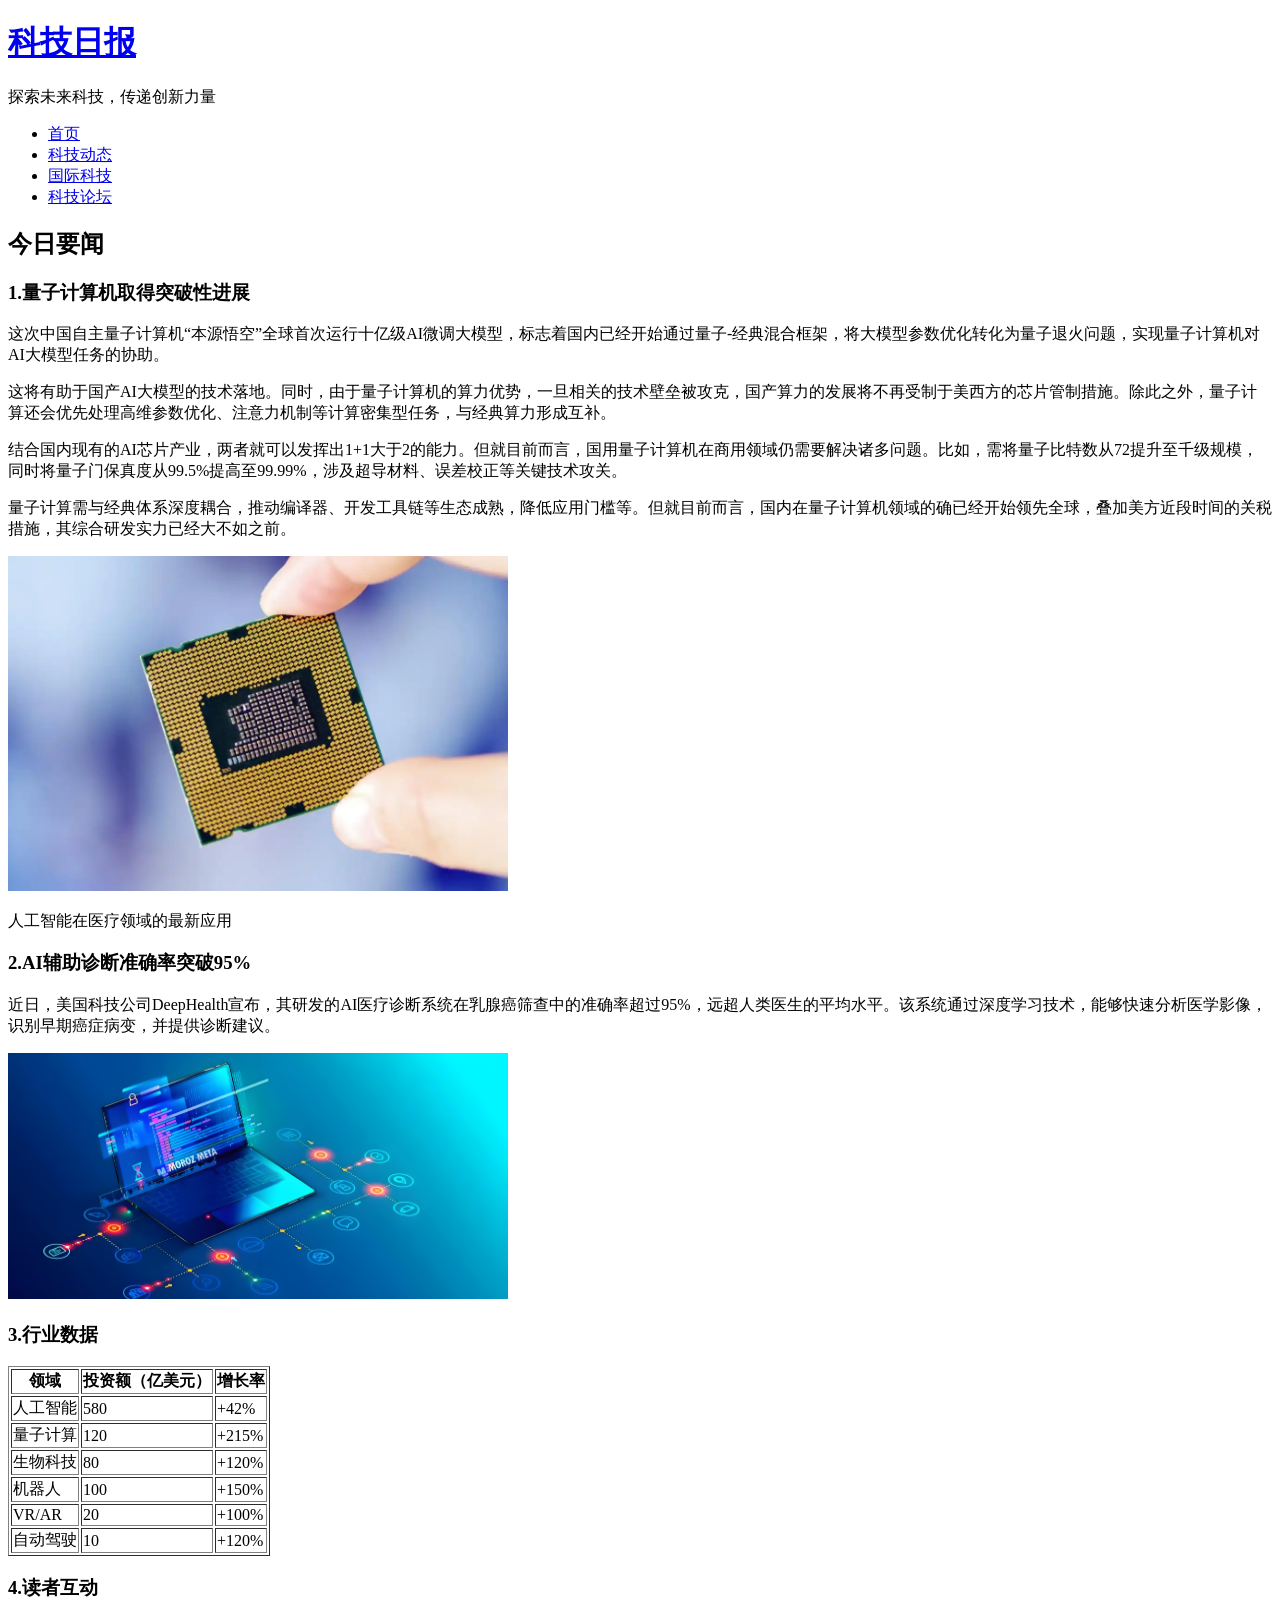
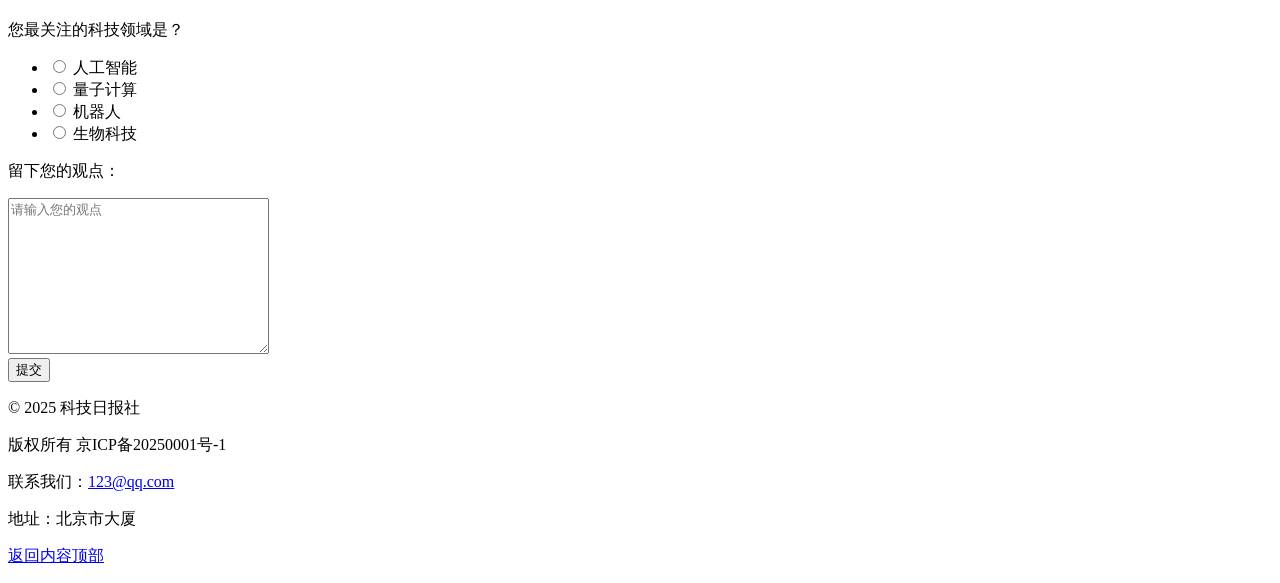
<file: index.html>
<!DOCTYPE html>
<html lang="en">

<head>
  <meta charset="UTF-8">
  <meta name="viewport" content="width=device-width, initial-scale=1.0">
  <title>科学日报-首页</title>
  <style>
    html {
      scroll-behavior: smooth;
    }
  </style>
</head>

<body>
  <!-- header头部制作 -->
  <header>
    <h1 id="top">
      <a href="index.html" title="科技日报">科技日报</a>
    </h1>

    <p>探索未来科技，传递创新力量</p>

    <!-- 导航栏 -->
    <nav>
      <ul>
        <li><a href="index.html" title="首页">首页</a></li>
        <li><a href="#" title="科技动态">科技动态</a></li>
        <li><a href="#" title="国际科技">国际科技</a></li>
        <li><a href="#" title="科技论坛">科技论坛</a></li>
      </ul>
    </nav>
  </header>

  <!-- main部分制作 -->
  <main>
    <h2>今日要闻</h2>
    <h3>1.量子计算机取得突破性进展</h3>
    <p>这次中国自主量子计算机“本源悟空”全球首次运行十亿级AI微调大模型，标志着国内已经开始通过量子-经典混合框架，将大模型参数优化转化为量子退火问题，实现量子计算机对AI大模型任务的协助。</p>

    <p>
      这将有助于国产AI大模型的技术落地。同时，由于量子计算机的算力优势，一旦相关的技术壁垒被攻克，国产算力的发展将不再受制于美西方的芯片管制措施。除此之外，量子计算还会优先处理高维参数优化、注意力机制等计算密集型任务，与经典算力形成互补。
    </p>

    <p>
      结合国内现有的AI芯片产业，两者就可以发挥出1+1大于2的能力。但就目前而言，国用量子计算机在商用领域仍需要解决诸多问题。比如，需将量子比特数从72提升至千级规模，同时将量子门保真度从99.5%提高至99.99%，涉及超导材料、误差校正等关键技术攻关。
    </p>

    <p>量子计算需与经典体系深度耦合，推动编译器、开发工具链等生态成熟，降低应用门槛等。但就目前而言，国内在量子计算机领域的确已经开始领先全球，叠加美方近段时间的关税措施，其综合研发实力已经大不如之前。</p>
    <img src="img/preview_png (1).png" width="500" alt="人工智能在医疗领域的最新应用">
    <p>人工智能在医疗领域的最新应用</p>

    <h3>2.AI辅助诊断准确率突破95%</h3>
    <p>
      近日，美国科技公司DeepHealth宣布，其研发的AI医疗诊断系统在乳腺癌筛查中的准确率超过95%，远超人类医生的平均水平。该系统通过深度学习技术，能够快速分析医学影像，识别早期癌症病变，并提供诊断建议。</p>
    <img src="img/preview_png (2).png" width="500" alt="">

    <h3>3.行业数据 </h3>
    <table border="1">
      <tr>
        <th>领域</th>
        <th>投资额（亿美元）</th>
        <th>增长率</th>
      </tr>
      <tr>
        <td>人工智能</td>
        <td>580</td>
        <td>+42%</td>
      </tr>
      <tr>
        <td>量子计算</td>
        <td>120</td>
        <td>+215%</td>
      </tr>
      <tr>
        <td>生物科技</td>
        <td>80</td>
        <td>+120%</td>
      </tr>
      <tr>
        <td>机器人</td>
        <td>100</td>
        <td>+150%</td>
      </tr>
      <tr>
        <td>VR/AR</td>
        <td>20</td>
        <td>+100%</td>
      </tr>
      <tr>
        <td>自动驾驶</td>
        <td>10</td>
        <td>+120%</td>
      </tr>
    </table>
    <h3>4.读者互动 </h3>
    <p>您最关注的科技领域是？</p>
    <form action="">
      <ul>
        <li>
          <label>
            <input type="radio" name="interest" value="ai"> 人工智能
          </label>
        </li>
        <li>
          <label>
            <input type="radio" name="interest" value="quantum"> 量子计算
          </label>
        </li>
        <li>
          <label>
            <input type="radio" name="interest" value="robot"> 机器人
          </label>
        </li>
        <li>
          <label>
            <input type="radio" name="interest" value="bio"> 生物科技
          </label>
        </li>
      </ul>

      <p>留下您的观点：</p>
      <textarea name="观点" placeholder="请输入您的观点" rows="10" cols="30"></textarea>
      <br>
      <button>提交</button>
    </form>
  </main>

  <!-- footer部分制作 -->
  <footer>
    <p>© 2025 科技日报社</p>
    <p>版权所有 京ICP备20250001号-1</p>
    <p>联系我们：<a href="mailto:contact@example.com">123@qq.com</a></p>
    <p>地址：北京市大厦</p>
    <p><a href="#top">返回内容顶部</a></p>
  </footer>
</body>

</html>
</file>
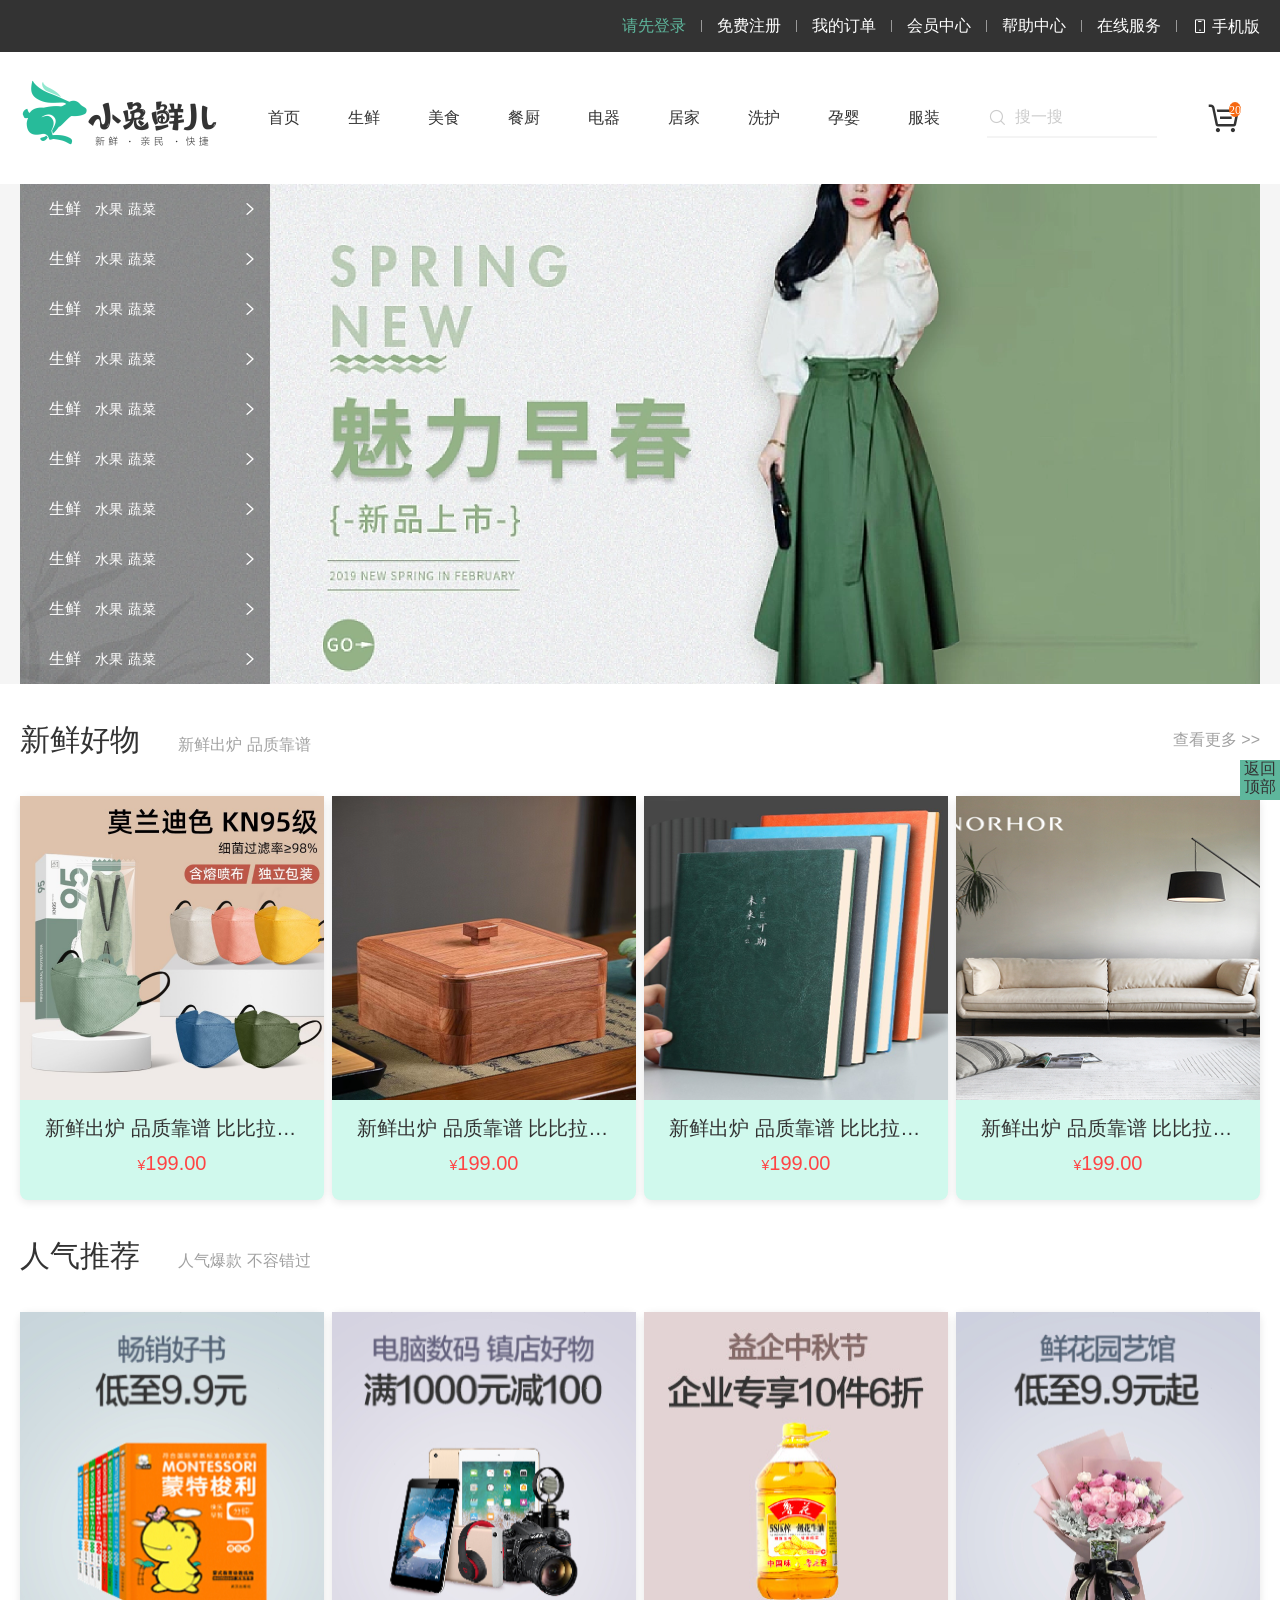
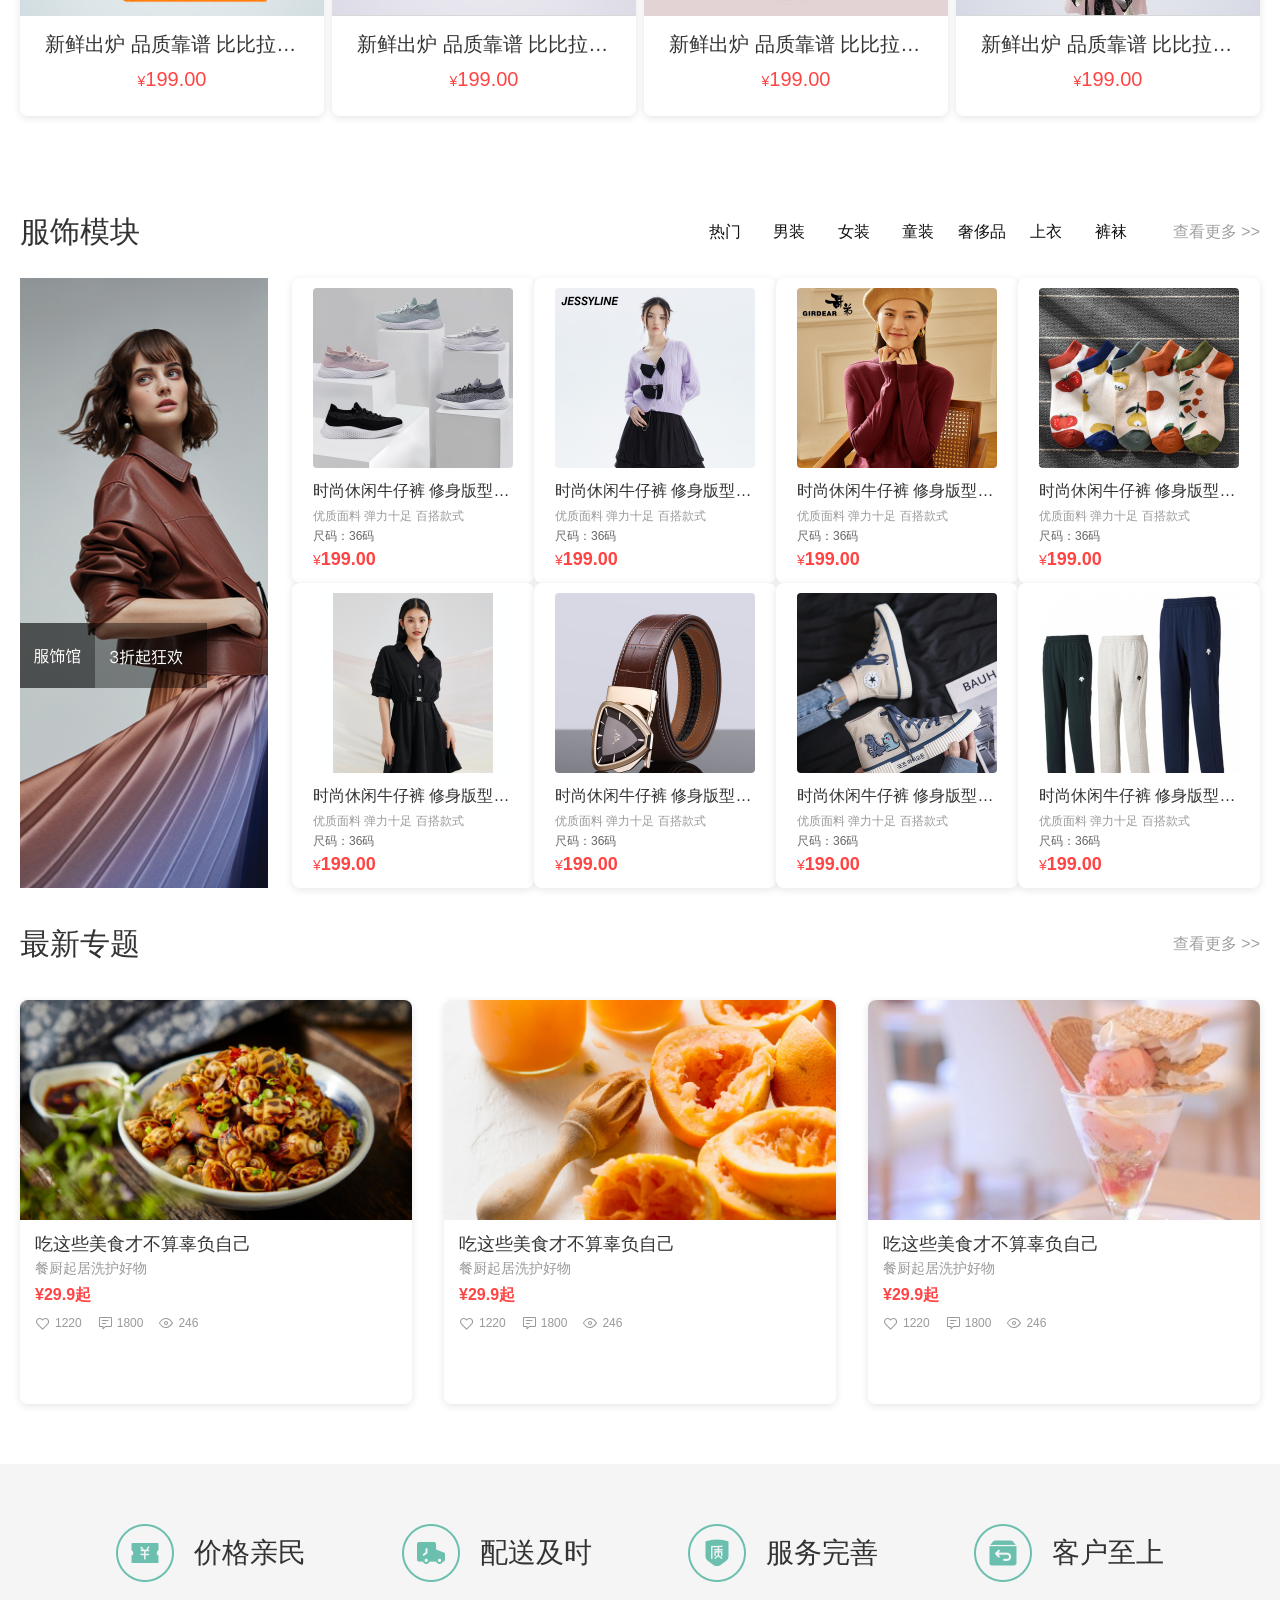
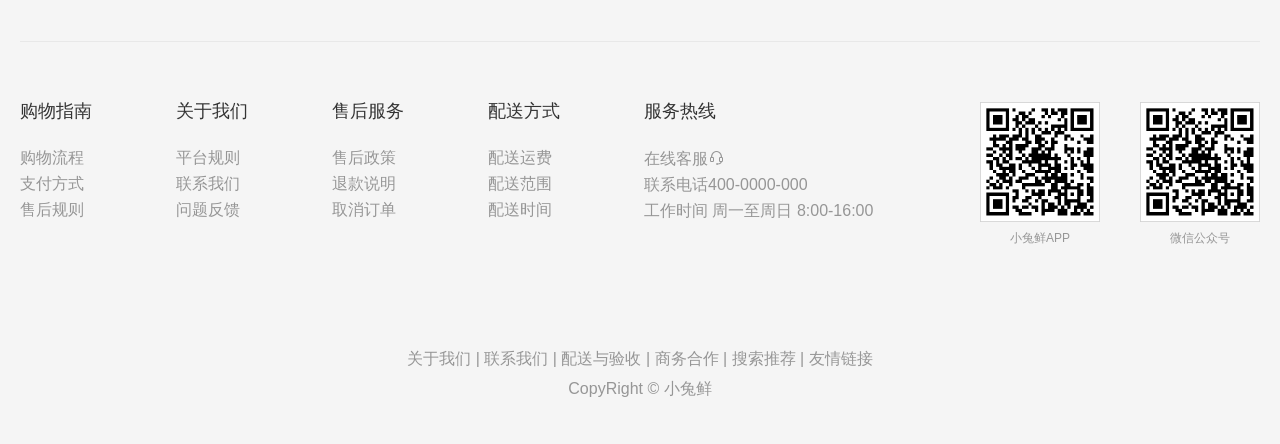
<file: 小兔鲜首页/index.html>
<!DOCTYPE html>
<html lang="en">

<head>
  <meta charset="UTF-8">
  <meta name="viewport" content="width=device-width, initial-scale=1.0">
  <title>小兔鲜首页</title>
  <!-- 引入网页图标 -->
  <link rel="icon" href="./favicon.ico">
  <link rel="stylesheet" href="./iconfont/iconfont.css">
  <link rel="stylesheet" href="./css/base.css">
  <link rel="stylesheet" href="./css/common.css">
  <link rel="stylesheet" href="./css/index.css">
</head>

<body>

</body>
<!-- 返回顶部 -->
<div class="back-top">
  <a href="#">返回顶部</a>
</div>
<!-- 1.网页的头部 -->
<!-- 1.1 快捷导航部分 -->
<div class="shortcut">
  <div class="w">
    <ul>
      <li><a href="#">请先登录</a></li>
      <li class="line"></li>
      <li><a href="#">免费注册</a></li>
      <li class="line"></li>
      <li><a href="#">我的订单</a></li>
      <li class="line"></li>
      <li><a href="#">会员中心</a></li>
      <li class="line"></li>
      <li><a href="#">帮助中心</a></li>
      <li class="line"></li>
      <li><a href="#">在线服务</a></li>
      <li class="line"></li>
      <li><a href="#"><i class="iconfont icon-mobile-phone"></i> 手机版</a></li>
    </ul>
  </div>
</div>
<!-- 1.2 header部分制作 -->
<header class="header w">
  <div class="logo">
    <h1>
      <a href="index.html" title="小兔鲜">小兔鲜</a>
    </h1>
  </div>
  <ul class="nav">
    <li><a href="#">首页</a></li>
    <li><a href="#">生鲜</a></li>
    <li><a href="#">美食</a></li>
    <li><a href="#">餐厨</a></li>
    <li><a href="#">电器</a></li>
    <li><a href="#">居家</a></li>
    <li><a href="#">洗护</a></li>
    <li><a href="#">孕婴</a></li>
    <li><a href="#">服装</a></li>
  </ul>
  <div class="search">
    <i class="iconfont icon-search"></i>
    <input type="text" placeholder="搜一搜">
  </div>
  <div class="shopping-car">
    <a href="#">
      <i class="iconfont icon-cart-full">
        <span>20</span>
      </i>
    </a>
  </div>
</header>

<!-- 首页主体部分 -->
<!-- entry模块制作 -->
<div class="entry">
  <div class="w">
    <div class="category">
      <ul>
        <li>
          <p>
            <a href="#">生鲜</a>
            <a href="#">水果</a>
            <a href="#">蔬菜</a>
          </p>
          <i class="iconfont icon-arrow-right-bold"></i>
        </li>
        <li>
          <p>
            <a href="#">生鲜</a>
            <a href="#">水果</a>
            <a href="#">蔬菜</a>
          </p>
          <i class="iconfont icon-arrow-right-bold"></i>
        </li>
        <li>
          <p>
            <a href="#">生鲜</a>
            <a href="#">水果</a>
            <a href="#">蔬菜</a>
          </p>
          <i class="iconfont icon-arrow-right-bold"></i>
        </li>
        <li>
          <p>
            <a href="#">生鲜</a>
            <a href="#">水果</a>
            <a href="#">蔬菜</a>
          </p>
          <i class="iconfont icon-arrow-right-bold"></i>
        </li>
        <li>
          <p>
            <a href="#">生鲜</a>
            <a href="#">水果</a>
            <a href="#">蔬菜</a>
          </p>
          <i class="iconfont icon-arrow-right-bold"></i>
        </li>
        <li>
          <p>
            <a href="#">生鲜</a>
            <a href="#">水果</a>
            <a href="#">蔬菜</a>
          </p>
          <i class="iconfont icon-arrow-right-bold"></i>
        </li>
        <li>
          <p>
            <a href="#">生鲜</a>
            <a href="#">水果</a>
            <a href="#">蔬菜</a>
          </p>
          <i class="iconfont icon-arrow-right-bold"></i>
        </li>
        <li>
          <p>
            <a href="#">生鲜</a>
            <a href="#">水果</a>
            <a href="#">蔬菜</a>
          </p>
          <i class="iconfont icon-arrow-right-bold"></i>
        </li>
        <li>
          <p>
            <a href="#">生鲜</a>
            <a href="#">水果</a>
            <a href="#">蔬菜</a>
          </p>
          <i class="iconfont icon-arrow-right-bold"></i>
        </li>
        <li>
          <p>
            <a href="#">生鲜</a>
            <a href="#">水果</a>
            <a href="#">蔬菜</a>
          </p>
          <i class="iconfont icon-arrow-right-bold"></i>
        </li>
      </ul>
    </div>
  </div>
</div>
<!-- 新鲜好物模块 -->
<div class="w fresh">
  <div class="box-hd">
    <h2>新鲜好物
      <small>新鲜出炉 品质靠谱</small>
    </h2>
    <a href="#">查看更多 >></a>
  </div>
  <div class="box-bd">
    <ul>
      <li>
        <a href="#">
          <img src="./uploads/goods1.png">
          <h3 class="title">新鲜出炉 品质靠谱 比比拉布 内阁内阁哈达</h3>
          <p class="price"><small>¥</small>199.00</p>
        </a>
      </li>
      <li>
        <a href="#">
          <img src="./uploads/goods2.png">
          <h3 class="title">新鲜出炉 品质靠谱 比比拉布 内阁内阁哈达</h3>
          <p class="price"><small>¥</small>199.00</p>
        </a>
      </li>
      <li>
        <a href="#">
          <img src="./uploads/goods3.png">
          <h3 class="title">新鲜出炉 品质靠谱 比比拉布 内阁内阁哈达</h3>
          <p class="price"><small>¥</small>199.00</p>
        </a>
      </li>
      <li>
        <a href="#">
          <img src="./uploads/goods4.png">
          <h3 class="title">新鲜出炉 品质靠谱 比比拉布 内阁内阁哈达</h3>
          <p class="price"><small>¥</small>199.00</p>
        </a>
      </li>
    </ul>
  </div>
</div>
<!-- 人气推荐模块 -->
<div class="w hot">
  <div class="box-hd">
    <h2>人气推荐
      <small>人气爆款 不容错过</small>
    </h2>
  </div>
  <div class="box-bd">
    <ul>
      <li>
        <a href="#">
          <img src="./uploads/recommend1.png">
          <h3 class="title">新鲜出炉 品质靠谱 比比拉布 内阁内阁哈达</h3>
          <p class="price"><small>¥</small>199.00</p>
        </a>
      </li>
      <li>
        <a href="#">
          <img src="./uploads/recommend2.png">
          <h3 class="title">新鲜出炉 品质靠谱 比比拉布 内阁内阁哈达</h3>
          <p class="price"><small>¥</small>199.00</p>
        </a>
      </li>
      <li>
        <a href="#">
          <img src="./uploads/recommend3.png">
          <h3 class="title">新鲜出炉 品质靠谱 比比拉布 内阁内阁哈达</h3>
          <p class="price"><small>¥</small>199.00</p>
        </a>
      </li>
      <li>
        <a href="#">
          <img src="./uploads/recommend4.png">
          <h3 class="title">新鲜出炉 品质靠谱 比比拉布 内阁内阁哈达</h3>
          <p class="price"><small>¥</small>199.00</p>
        </a>
      </li>
    </ul>
  </div>
</div>
<!-- 服饰模块制作 -->
<div class="w">
  <div class="head">
    <h2>服饰模块</h2>
    <div class="head-right">
      <ul>
        <li><a href="#">热门</a></li>
        <li><a href="#">男装</a></li>
        <li><a href="#">女装</a></li>
        <li><a href="#">童装</a></li>
        <li><a href="#">奢侈品</a></li>
        <li><a href="#">上衣</a></li>
        <li><a href="#">裤袜</a></li>
      </ul>
      <a href="#">查看更多 >></a>
    </div>
  </div>
  <div class="body">
    <a href="#" class="body-l">
      <img src="./uploads/colthes_left.png" alt="">
    </a>
    <ul class="body-r">
      <li>
        <a href="#">
          <img src="./uploads/clothes1.png" alt="时尚休闲牛仔裤">
          <h3 class="title">时尚休闲牛仔裤 修身版型 舒适透气</h3>
          <p class="desc">优质面料 弹力十足 百搭款式</p>
          <p class="size">尺码：36码</p>
          <p class="price"><small>¥</small>199.00</p>
        </a>
      </li>
      <li>
        <a href="#">
          <img src="./uploads/clothes2.png" alt="时尚休闲牛仔裤">
          <h3 class="title">时尚休闲牛仔裤 修身版型 舒适透气</h3>
          <p class="desc">优质面料 弹力十足 百搭款式</p>
          <p class="size">尺码：36码</p>
          <p class="price"><small>¥</small>199.00</p>
        </a>
      </li>
      <li>
        <a href="#">
          <img src="./uploads/clothes3.png" alt="时尚休闲牛仔裤">
          <h3 class="title">时尚休闲牛仔裤 修身版型 舒适透气</h3>
          <p class="desc">优质面料 弹力十足 百搭款式</p>
          <p class="size">尺码：36码</p>
          <p class="price"><small>¥</small>199.00</p>
        </a>
      </li>
      <li>
        <a href="#">
          <img src="./uploads/clothes4.png" alt="时尚休闲牛仔裤">
          <h3 class="title">时尚休闲牛仔裤 修身版型 舒适透气</h3>
          <p class="desc">优质面料 弹力十足 百搭款式</p>
          <p class="size">尺码：36码</p>
          <p class="price"><small>¥</small>199.00</p>
        </a>
      </li>
      <li>
        <a href="#">
          <img src="./uploads/clothes5.png" alt="时尚休闲牛仔裤">
          <h3 class="title">时尚休闲牛仔裤 修身版型 舒适透气</h3>
          <p class="desc">优质面料 弹力十足 百搭款式</p>
          <p class="size">尺码：36码</p>
          <p class="price"><small>¥</small>199.00</p>
        </a>
      </li>
      <li>
        <a href="#">
          <img src="./uploads/clothes6.png" alt="时尚休闲牛仔裤">
          <h3 class="title">时尚休闲牛仔裤 修身版型 舒适透气</h3>
          <p class="desc">优质面料 弹力十足 百搭款式</p>
          <p class="size">尺码：36码</p>
          <p class="price"><small>¥</small>199.00</p>
        </a>
      </li>
      <li>
        <a href="#">
          <img src="./uploads/clothes7.png" alt="时尚休闲牛仔裤">
          <h3 class="title">时尚休闲牛仔裤 修身版型 舒适透气</h3>
          <p class="desc">优质面料 弹力十足 百搭款式</p>
          <p class="size">尺码：36码</p>
          <p class="price"><small>¥</small>199.00</p>
        </a>
      </li>
      <li>
        <a href="#">
          <img src="./uploads/clothes8.png" alt="时尚休闲牛仔裤">
          <h3 class="title">时尚休闲牛仔裤 修身版型 舒适透气</h3>
          <p class="desc">优质面料 弹力十足 百搭款式</p>
          <p class="size">尺码：36码</p>
          <p class="price"><small>¥</small>199.00</p>
        </a>
      </li>
    </ul>
  </div>
</div>
<!-- 最新专题模块 -->
<div class="w topic">
  <div class="box-hd">
    <h2>最新专题</h2>
    <a href="#">查看更多 >></a>
  </div>
  <div class="box-bd">
    <ul>
      <li>
        <a href="#">
          <img src="./uploads/topic1.png" alt="美食专题">
          <div class="topic-info">
            <h3>吃这些美食才不算辜负自己</h3>
            <p>餐厨起居洗护好物</p>
            <div class="topic-price">¥29.9起</div>
            <div class="topic-stats">
              <span><i class="iconfont icon-fabulous"></i>1220</span>
              <span><i class="iconfont icon-comment"></i>1800</span>
              <span><i class="iconfont icon-browse"></i>246</span>
            </div>
          </div>
        </a>
      </li>
      <li>
        <a href="#">
          <img src="./uploads/topic2.png" alt="水果专题">
          <div class="topic-info">
            <h3>吃这些美食才不算辜负自己</h3>
            <p>餐厨起居洗护好物</p>
            <div class="topic-price">¥29.9起</div>
            <div class="topic-stats">
              <span><i class="iconfont icon-fabulous"></i>1220</span>
              <span><i class="iconfont icon-comment"></i>1800</span>
              <span><i class="iconfont icon-browse"></i>246</span>
            </div>
          </div>
        </a>
      </li>
      <li>
        <a href="#">
          <img src="./uploads/topic3.png" alt="甜专题">
          <div class="topic-info">
            <h3>吃这些美食才不算辜负自己</h3>
            <p>餐厨起居洗护好物</p>
            <div class="topic-price">¥29.9起</div>
            <div class="topic-stats">
              <span><i class="iconfont icon-fabulous"></i>1220</span>
              <span><i class="iconfont icon-comment"></i>1800</span>
              <span><i class="iconfont icon-browse"></i>246</span>
            </div>
          </div>
        </a>
      </li>
    </ul>
  </div>
</div>
<!-- 2.网页的底部 -->
<div class="footer footer">
  <div class="w">
    <!-- 口号模块 -->
    <div class="slogan">
      <ul>
        <li>
          <h5></h5>
          <p>价格亲民</p>
        </li>
        <li>
          <h5 class="icon-2"></h5>
          <p>配送及时</p>
        </li>
        <li>
          <h5 class="icon-3"></h5>
          <p>服务完善</p>
        </li>
        <li>
          <h5 class="icon-4"></h5>
          <p>客户至上</p>
        </li>
      </ul>
    </div>
    <div class="service">
      <div class="service-left">
        <dl>
          <dt>购物指南</dt>
          <dd><a href="#">购物流程</a></dd>
          <dd><a href="#">支付方式</a></dd>
          <dd><a href="#">售后规则</a></dd>
        </dl>
        <dl>
          <dt>关于我们</dt>
          <dd><a href="#">平台规则</a></dd>
          <dd><a href="#">联系我们</a></dd>
          <dd><a href="#">问题反馈</a></dd>
        </dl>
        <dl>
          <dt>售后服务</dt>
          <dd><a href="#">售后政策</a></dd>
          <dd><a href="#">退款说明</a></dd>
          <dd><a href="#">取消订单</a></dd>
        </dl>
        <dl>
          <dt>配送方式</dt>
          <dd><a href="#">配送运费</a></dd>
          <dd><a href="#">配送范围</a></dd>
          <dd><a href="#">配送时间</a></dd>
        </dl>
        <dl>
          <dt>服务热线</dt>
          <dd><a href="#">在线客服<i class="iconfont icon-customer-service"></i></a></dd>
          <dd><a href="#">联系电话400-0000-000</a></dd>
          <dd><a href="#">工作时间 周一至周日 8:00-16:00</a></dd>
        </dl>
      </div>
      <div class="service-right">
        <ul>
          <li>
            <img src="./images/app.png">
            <p>小兔鲜APP</p>
          </li>
          <li>
            <img src="./images/wechat.png">
            <p>微信公众号</p>
          </li>
        </ul>
      </div>
    </div>
    <div class="copyright">
      <p>
        <a href="#">关于我们</a> | <a href="#">联系我们</a> | <a href="#">配送与验收</a> | <a href="#">商务合作</a> | <a
          href="#">搜索推荐</a> | <a href="#">友情链接</a>
      </p>
      <p>
        CopyRight © 小兔鲜
      </p>
    </div>
  </div>
</div>

</html>
</file>
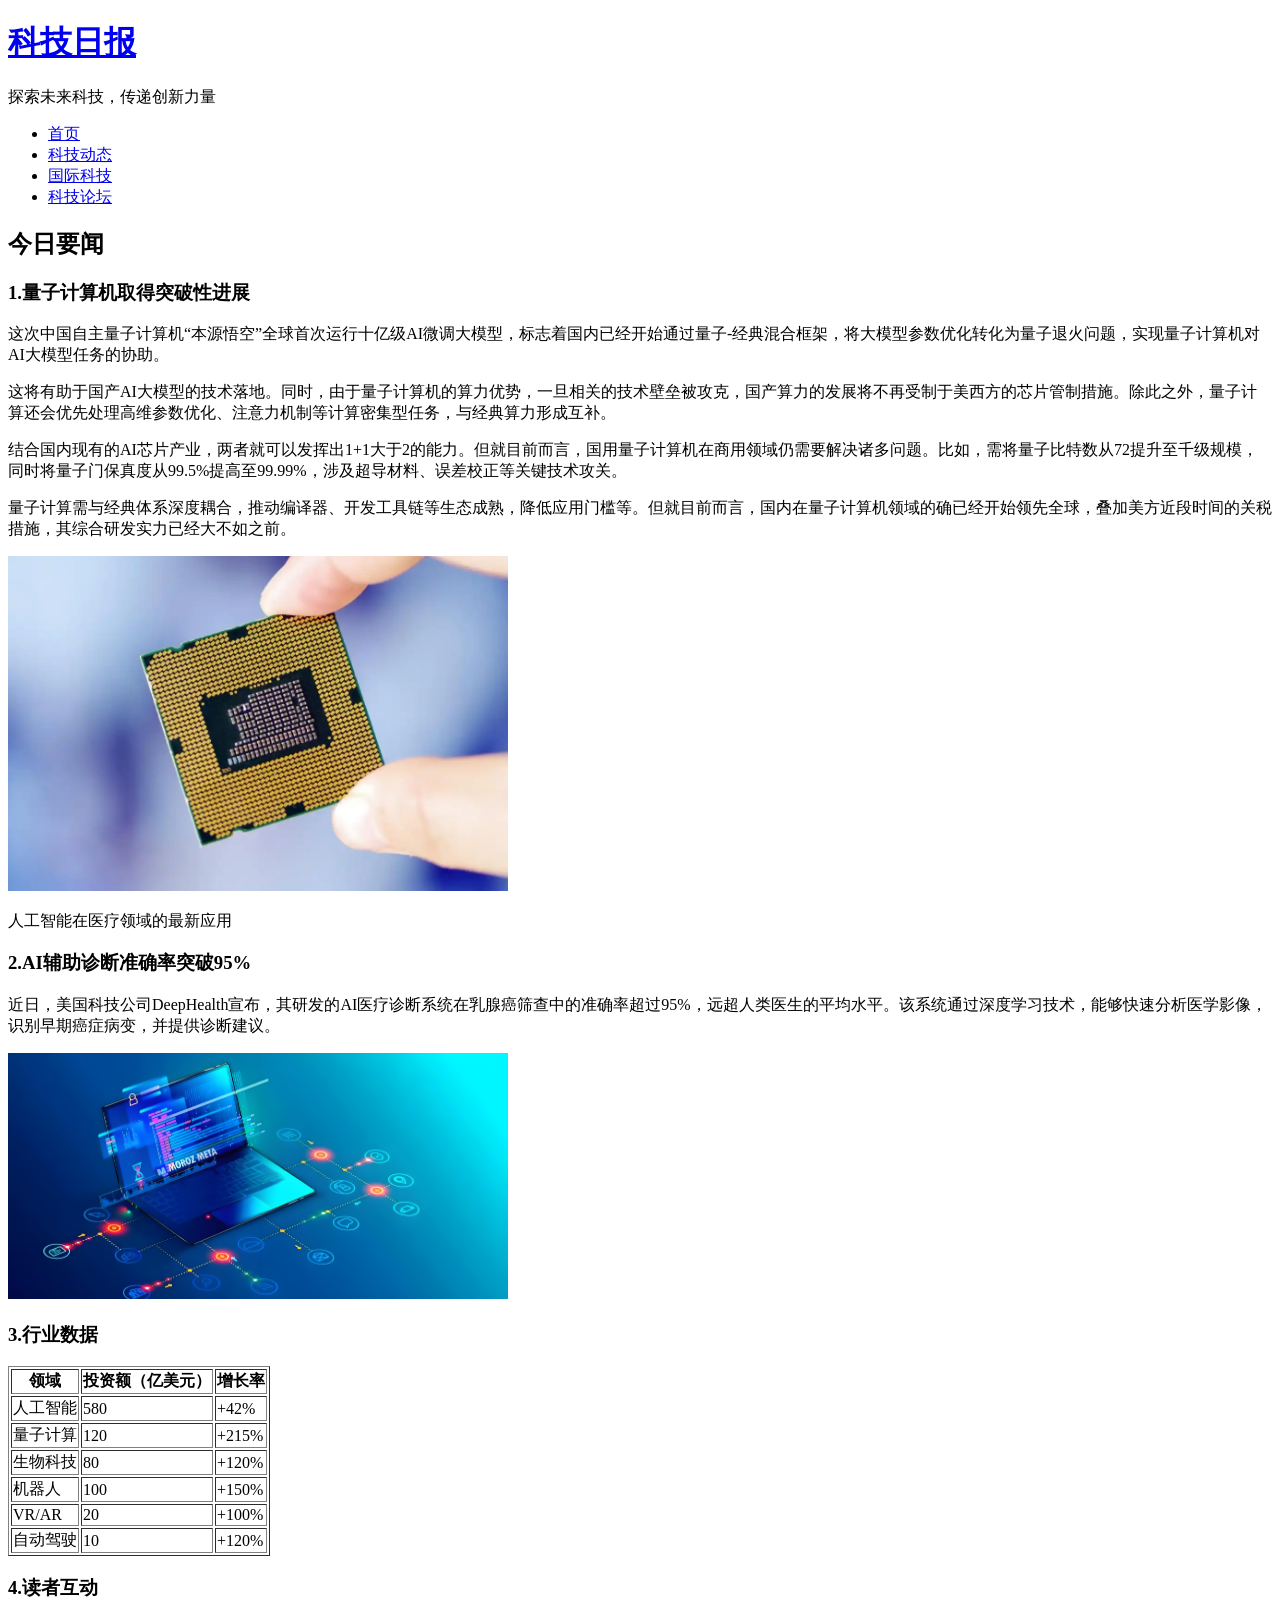
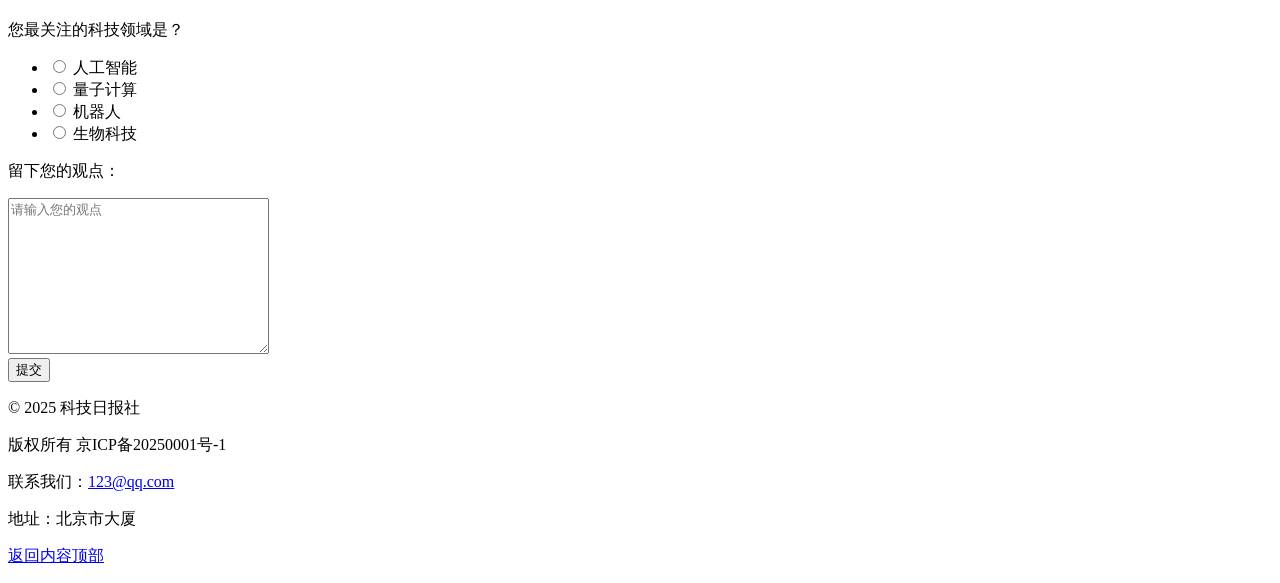
<file: second html+css demo/my-front-end-code/index.html>
<!DOCTYPE html>
<html lang="en">

<head>
  <meta charset="UTF-8">
  <meta name="viewport" content="width=device-width, initial-scale=1.0">
  <title>科学日报-首页</title>
  <style>
    html {
      scroll-behavior: smooth;
    }
  </style>
</head>

<body>
  <!-- header头部制作 -->
  <header>
    <h1 id="top">
      <a href="index.html" title="科技日报">科技日报</a>
    </h1>

    <p>探索未来科技，传递创新力量</p>

    <!-- 导航栏 -->
    <nav>
      <ul>
        <li><a href="index.html" title="首页">首页</a></li>
        <li><a href="#" title="科技动态">科技动态</a></li>
        <li><a href="#" title="国际科技">国际科技</a></li>
        <li><a href="#" title="科技论坛">科技论坛</a></li>
      </ul>
    </nav>
  </header>

  <!-- main部分制作 -->
  <main>
    <h2>今日要闻</h2>
    <h3>1.量子计算机取得突破性进展</h3>
    <p>这次中国自主量子计算机“本源悟空”全球首次运行十亿级AI微调大模型，标志着国内已经开始通过量子-经典混合框架，将大模型参数优化转化为量子退火问题，实现量子计算机对AI大模型任务的协助。</p>

    <p>
      这将有助于国产AI大模型的技术落地。同时，由于量子计算机的算力优势，一旦相关的技术壁垒被攻克，国产算力的发展将不再受制于美西方的芯片管制措施。除此之外，量子计算还会优先处理高维参数优化、注意力机制等计算密集型任务，与经典算力形成互补。
    </p>

    <p>
      结合国内现有的AI芯片产业，两者就可以发挥出1+1大于2的能力。但就目前而言，国用量子计算机在商用领域仍需要解决诸多问题。比如，需将量子比特数从72提升至千级规模，同时将量子门保真度从99.5%提高至99.99%，涉及超导材料、误差校正等关键技术攻关。
    </p>

    <p>量子计算需与经典体系深度耦合，推动编译器、开发工具链等生态成熟，降低应用门槛等。但就目前而言，国内在量子计算机领域的确已经开始领先全球，叠加美方近段时间的关税措施，其综合研发实力已经大不如之前。</p>
    <img src="img/preview_png (1).png" width="500" alt="人工智能在医疗领域的最新应用">
    <p>人工智能在医疗领域的最新应用</p>

    <h3>2.AI辅助诊断准确率突破95%</h3>
    <p>
      近日，美国科技公司DeepHealth宣布，其研发的AI医疗诊断系统在乳腺癌筛查中的准确率超过95%，远超人类医生的平均水平。该系统通过深度学习技术，能够快速分析医学影像，识别早期癌症病变，并提供诊断建议。</p>
    <img src="img/preview_png (2).png" width="500" alt="">

    <h3>3.行业数据 </h3>
    <table border="1">
      <tr>
        <th>领域</th>
        <th>投资额（亿美元）</th>
        <th>增长率</th>
      </tr>
      <tr>
        <td>人工智能</td>
        <td>580</td>
        <td>+42%</td>
      </tr>
      <tr>
        <td>量子计算</td>
        <td>120</td>
        <td>+215%</td>
      </tr>
      <tr>
        <td>生物科技</td>
        <td>80</td>
        <td>+120%</td>
      </tr>
      <tr>
        <td>机器人</td>
        <td>100</td>
        <td>+150%</td>
      </tr>
      <tr>
        <td>VR/AR</td>
        <td>20</td>
        <td>+100%</td>
      </tr>
      <tr>
        <td>自动驾驶</td>
        <td>10</td>
        <td>+120%</td>
      </tr>
    </table>
    <h3>4.读者互动 </h3>
    <p>您最关注的科技领域是？</p>
    <form action="">
      <ul>
        <li>
          <label>
            <input type="radio" name="interest" value="ai"> 人工智能
          </label>
        </li>
        <li>
          <label>
            <input type="radio" name="interest" value="quantum"> 量子计算
          </label>
        </li>
        <li>
          <label>
            <input type="radio" name="interest" value="robot"> 机器人
          </label>
        </li>
        <li>
          <label>
            <input type="radio" name="interest" value="bio"> 生物科技
          </label>
        </li>
      </ul>

      <p>留下您的观点：</p>
      <textarea name="观点" placeholder="请输入您的观点" rows="10" cols="30"></textarea>
      <br>
      <button>提交</button>
    </form>
  </main>

  <!-- footer部分制作 -->
  <footer>
    <p>© 2025 科技日报社</p>
    <p>版权所有 京ICP备20250001号-1</p>
    <p>联系我们：<a href="mailto:contact@example.com">123@qq.com</a></p>
    <p>地址：北京市大厦</p>
    <p><a href="#top">返回内容顶部</a></p>
  </footer>
</body>

</html>
</file>
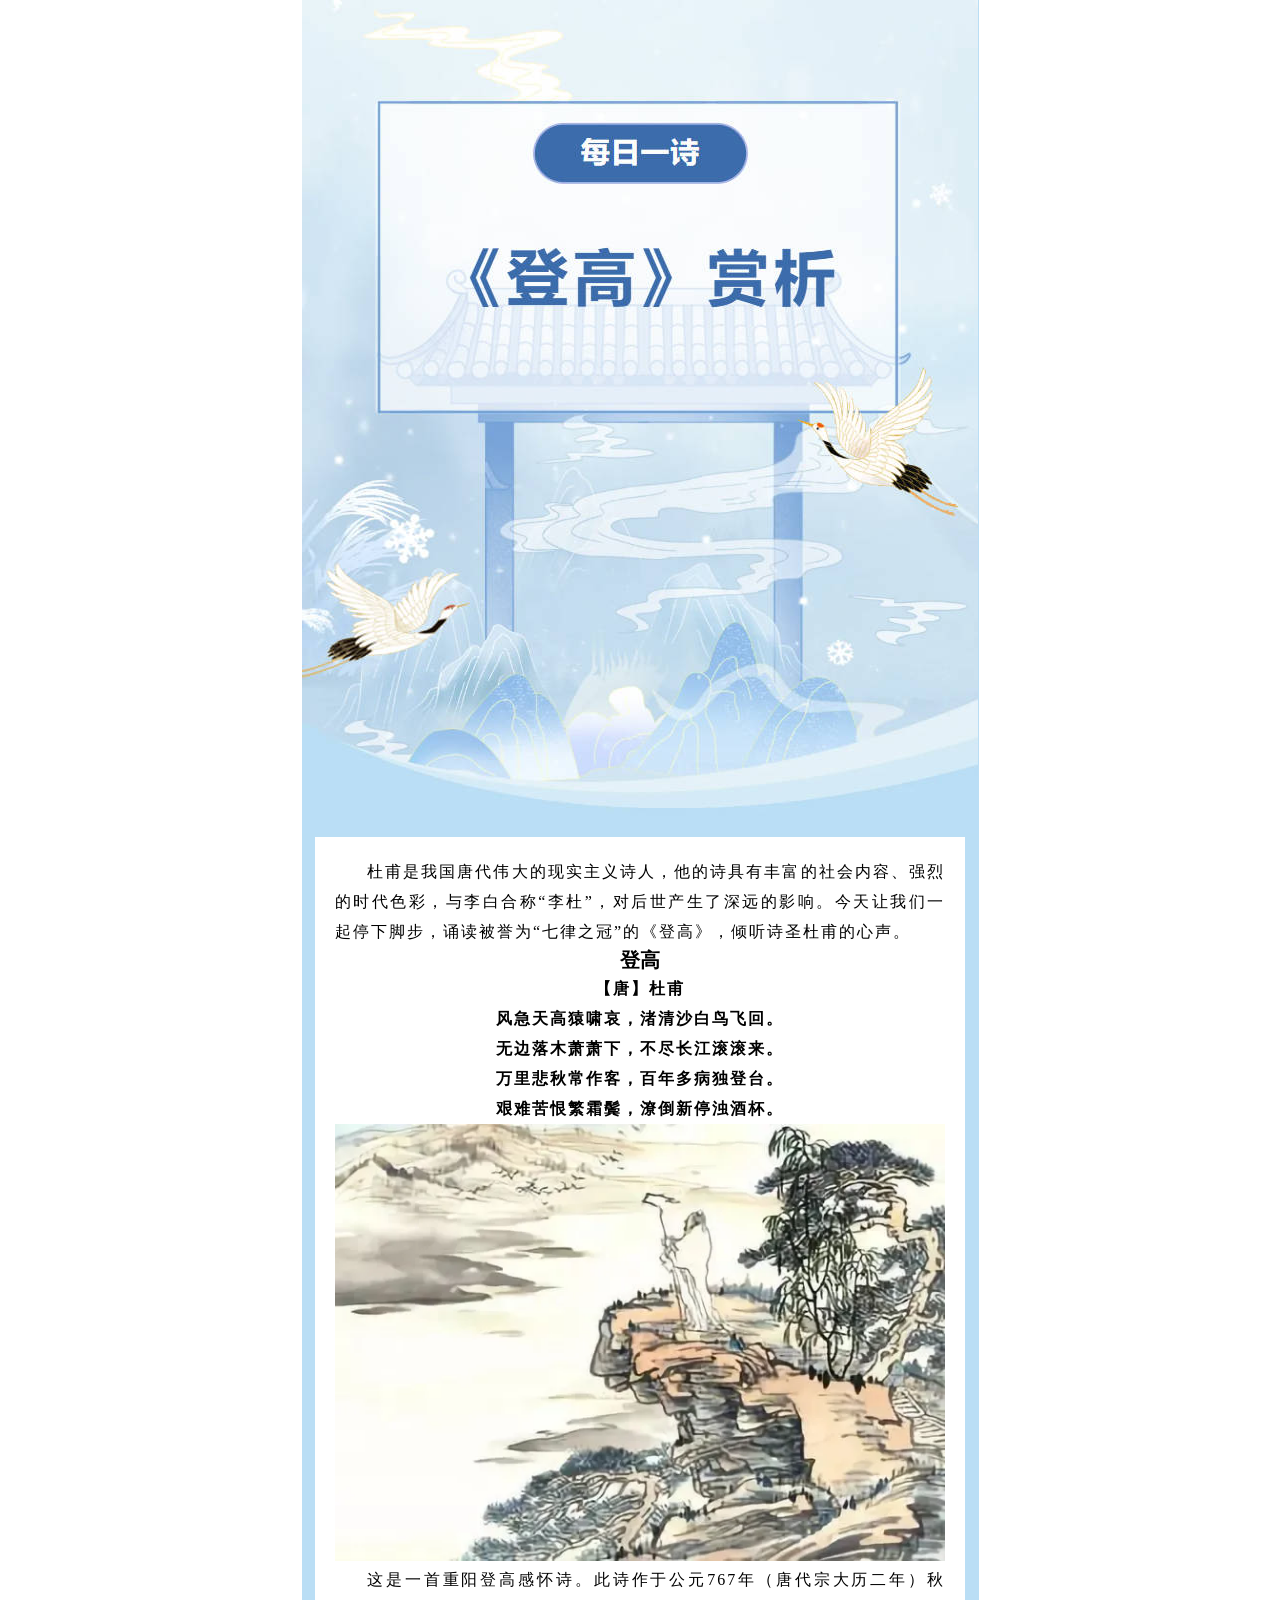
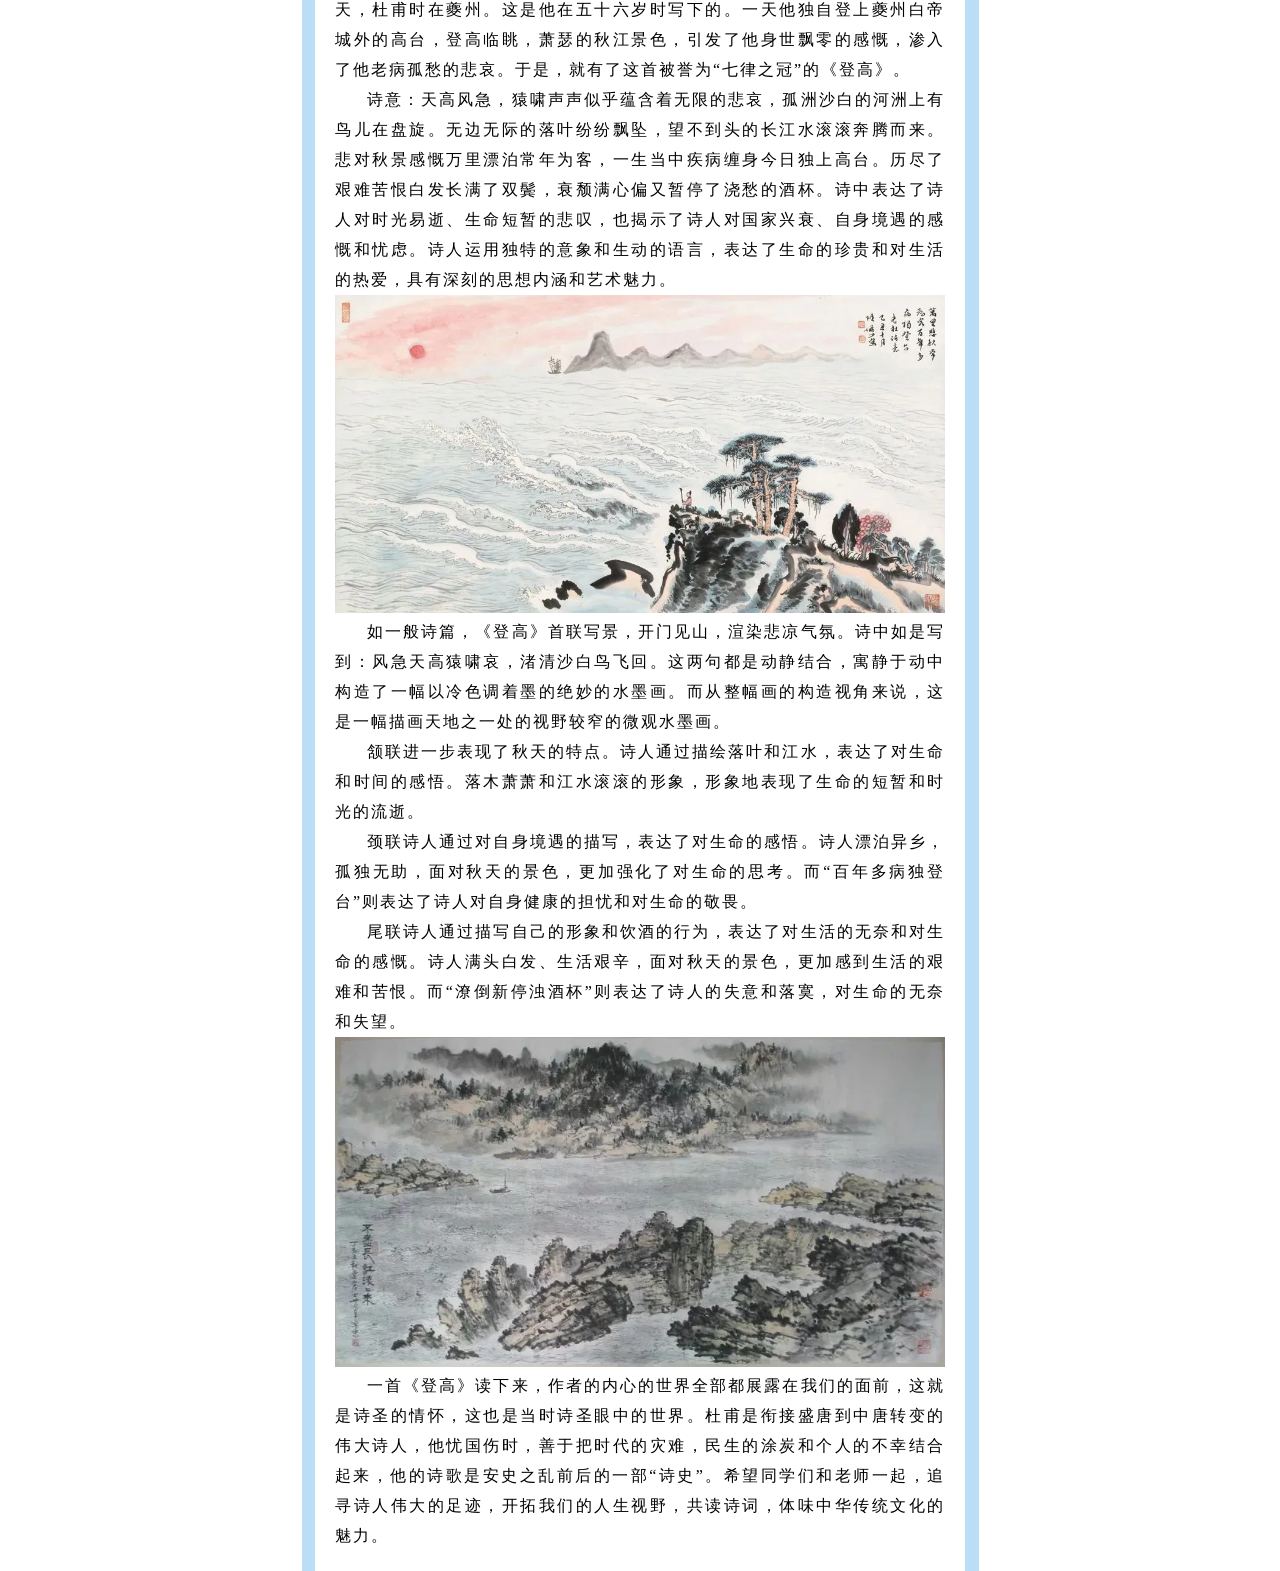
<file: 登高千古第一绝句.html>
<!DOCTYPE html>
<html lang="en">

<head>
  <meta charset="UTF-8">
  <meta name="viewport" content="width=device-width, initial-scale=1.0">
  <title>Document</title>
  <style>
    * {
      margin: 0;
      padding: 0;
    }

    .box {
      width: 677px;
      background-color: #badef5;
      margin: 0 auto;
    }

    .content {
      width: 610px;
      background-color: #fff;
      margin: 0 auto;
      /* 内边距 */
      padding: 20px;
      text-align: justify;
    }

    .content img {
      width: 100%;
    }

    .indent {
      text-indent: 2em;
    }

    p {
      letter-spacing: 2px;
      line-height: 30px;
    }

    .shi {
      text-align: center;
      font-weight: bold;
    }

    .shi h5 {
      font-size: 20px;
    }
  </style>
</head>

<body>
  <div class="box">
    <img src="./preview_png (3).png" alt="">
    <div class="content">
      <p class="indent">
        杜甫是我国唐代伟大的现实主义诗人，他的诗具有丰富的社会内容、强烈的时代色彩，与李白合称“李杜”，对后世产生了深远的影响。今天让我们一起停下脚步，诵读被誉为“七律之冠”的《登高》，倾听诗圣杜甫的心声。
      </p>
      <div class="shi">
        <h5>登高</h5>
        <p>
          【唐】杜甫
        </p>
        <p>风急天高猿啸哀，渚清沙白鸟飞回。</p>
        <p>无边落木萧萧下，不尽长江滚滚来。</p>
        <p>万里悲秋常作客，百年多病独登台。</p>
        <p>艰难苦恨繁霜鬓，潦倒新停浊酒杯。</p>
      </div>

      <img src="./preview_png.png" alt="">
      <p class="indent">
        这是一首重阳登高感怀诗。此诗作于公元767年（唐代宗大历二年）秋天，杜甫时在夔州。这是他在五十六岁时写下的。一天他独自登上夔州白帝城外的高台，登高临眺，萧瑟的秋江景色，引发了他身世飘零的感慨，渗入了他老病孤愁的悲哀。于是，就有了这首被誉为“七律之冠”的《登高》。
      </p>
      <p class="indent">
        诗意：天高风急，猿啸声声似乎蕴含着无限的悲哀，孤洲沙白的河洲上有鸟儿在盘旋。无边无际的落叶纷纷飘坠，望不到头的长江水滚滚奔腾而来。悲对秋景感慨万里漂泊常年为客，一生当中疾病缠身今日独上高台。历尽了艰难苦恨白发长满了双鬓，衰颓满心偏又暂停了浇愁的酒杯。诗中表达了诗人对时光易逝、生命短暂的悲叹，也揭示了诗人对国家兴衰、自身境遇的感慨和忧虑。诗人运用独特的意象和生动的语言，表达了生命的珍贵和对生活的热爱，具有深刻的思想内涵和艺术魅力。
      </p>
      <img src="./preview_png (1).png">
      <p class="indent">
        如一般诗篇，《登高》首联写景，开门见山，渲染悲凉气氛。诗中如是写到：风急天高猿啸哀，渚清沙白鸟飞回。这两句都是动静结合，寓静于动中构造了一幅以冷色调着墨的绝妙的水墨画。而从整幅画的构造视角来说，这是一幅描画天地之一处的视野较窄的微观水墨画。
      </p>
      <p class="indent">
        颔联进一步表现了秋天的特点。诗人通过描绘落叶和江水，表达了对生命和时间的感悟。落木萧萧和江水滚滚的形象，形象地表现了生命的短暂和时光的流逝。</p>
      <p class="indent">
        颈联诗人通过对自身境遇的描写，表达了对生命的感悟。诗人漂泊异乡，孤独无助，面对秋天的景色，更加强化了对生命的思考。而“百年多病独登台”则表达了诗人对自身健康的担忧和对生命的敬畏。</p>
      <p class="indent">
        尾联诗人通过描写自己的形象和饮酒的行为，表达了对生活的无奈和对生命的感慨。诗人满头白发、生活艰辛，面对秋天的景色，更加感到生活的艰难和苦恨。而“潦倒新停浊酒杯”则表达了诗人的失意和落寞，对生命的无奈和失望。</p>
      <img src="./preview_png (2).png">
      <p class="indent">
        一首《登高》读下来，作者的内心的世界全部都展露在我们的面前，这就是诗圣的情怀，这也是当时诗圣眼中的世界。杜甫是衔接盛唐到中唐转变的伟大诗人，他忧国伤时，善于把时代的灾难，民生的涂炭和个人的不幸结合起来，他的诗歌是安史之乱前后的一部“诗史”。希望同学们和老师一起，追寻诗人伟大的足迹，开拓我们的人生视野，共读诗词，体味中华传统文化的魅力。
      </p>
    </div>
  </div>
</body>

</html>
</file>
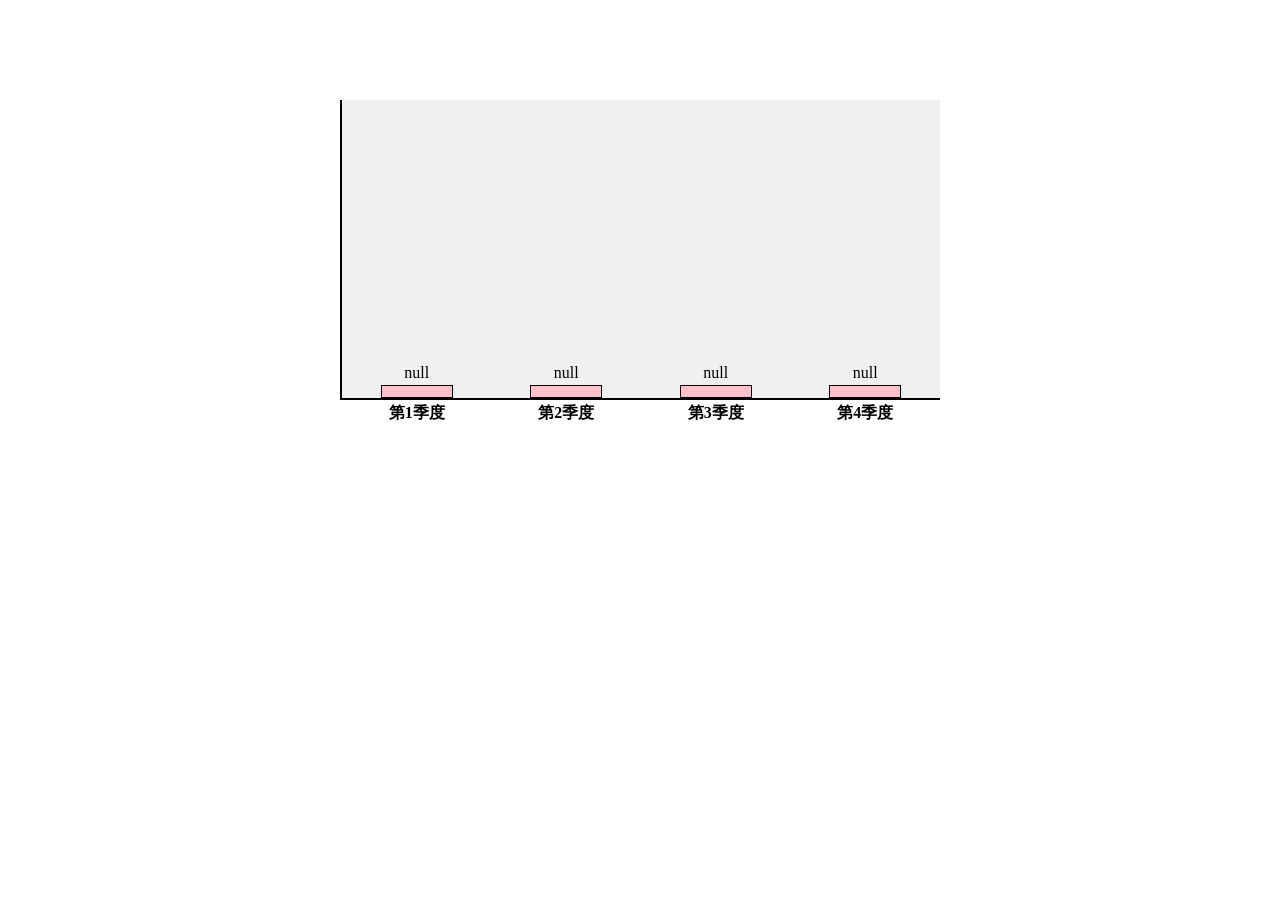
<file: 输入数据转柱形图.html>
<!DOCTYPE html>
<html lang="en">

<head>
  <meta charset="UTF-8">
  <meta name="viewport" content="width=device-width, initial-scale=1.0">
  <title>Document</title>
  <style>
    .box {
      box-sizing: border-box;
      display: flex;
      justify-content: space-around;
      /* flex-direction: column; */
      align-items: flex-end;
      width: 600px;
      height: 300px;
      background-color: #f0f0f0;
      margin: 100px auto;
      border-left: 2px solid #000;
      border-bottom: 2px solid #000;
    }

    .box div {
      display: flex;
      flex-direction: column;
      justify-content: space-between;
      padding: 5px;
      text-align: center;
      width: 60px;
      background-color: pink;
      border: 1px solid #000;
    }

    .box div h4 {
      margin-bottom: -32px;
    }

    .box div span {
      margin-top: -27px;
    }
  </style>
</head>

<body>
  <script>
    let arr = [];
    for (let i = 1; i <= 4; i++) {
      arr.push(prompt(`请输入第${i}个季度的数据`));
    }
    document.write(`<div class="box">`)
    for (let i = 0; i < arr.length; i++) {
      document.write(`<div style="height: ${arr[i]}px;">
      <span>${arr[i]}</span>
      <h4>第${i + 1}季度</h4>
    </div>`)
    }
    document.write(`</div>`)
  </script>
</body>

</html>
</file>
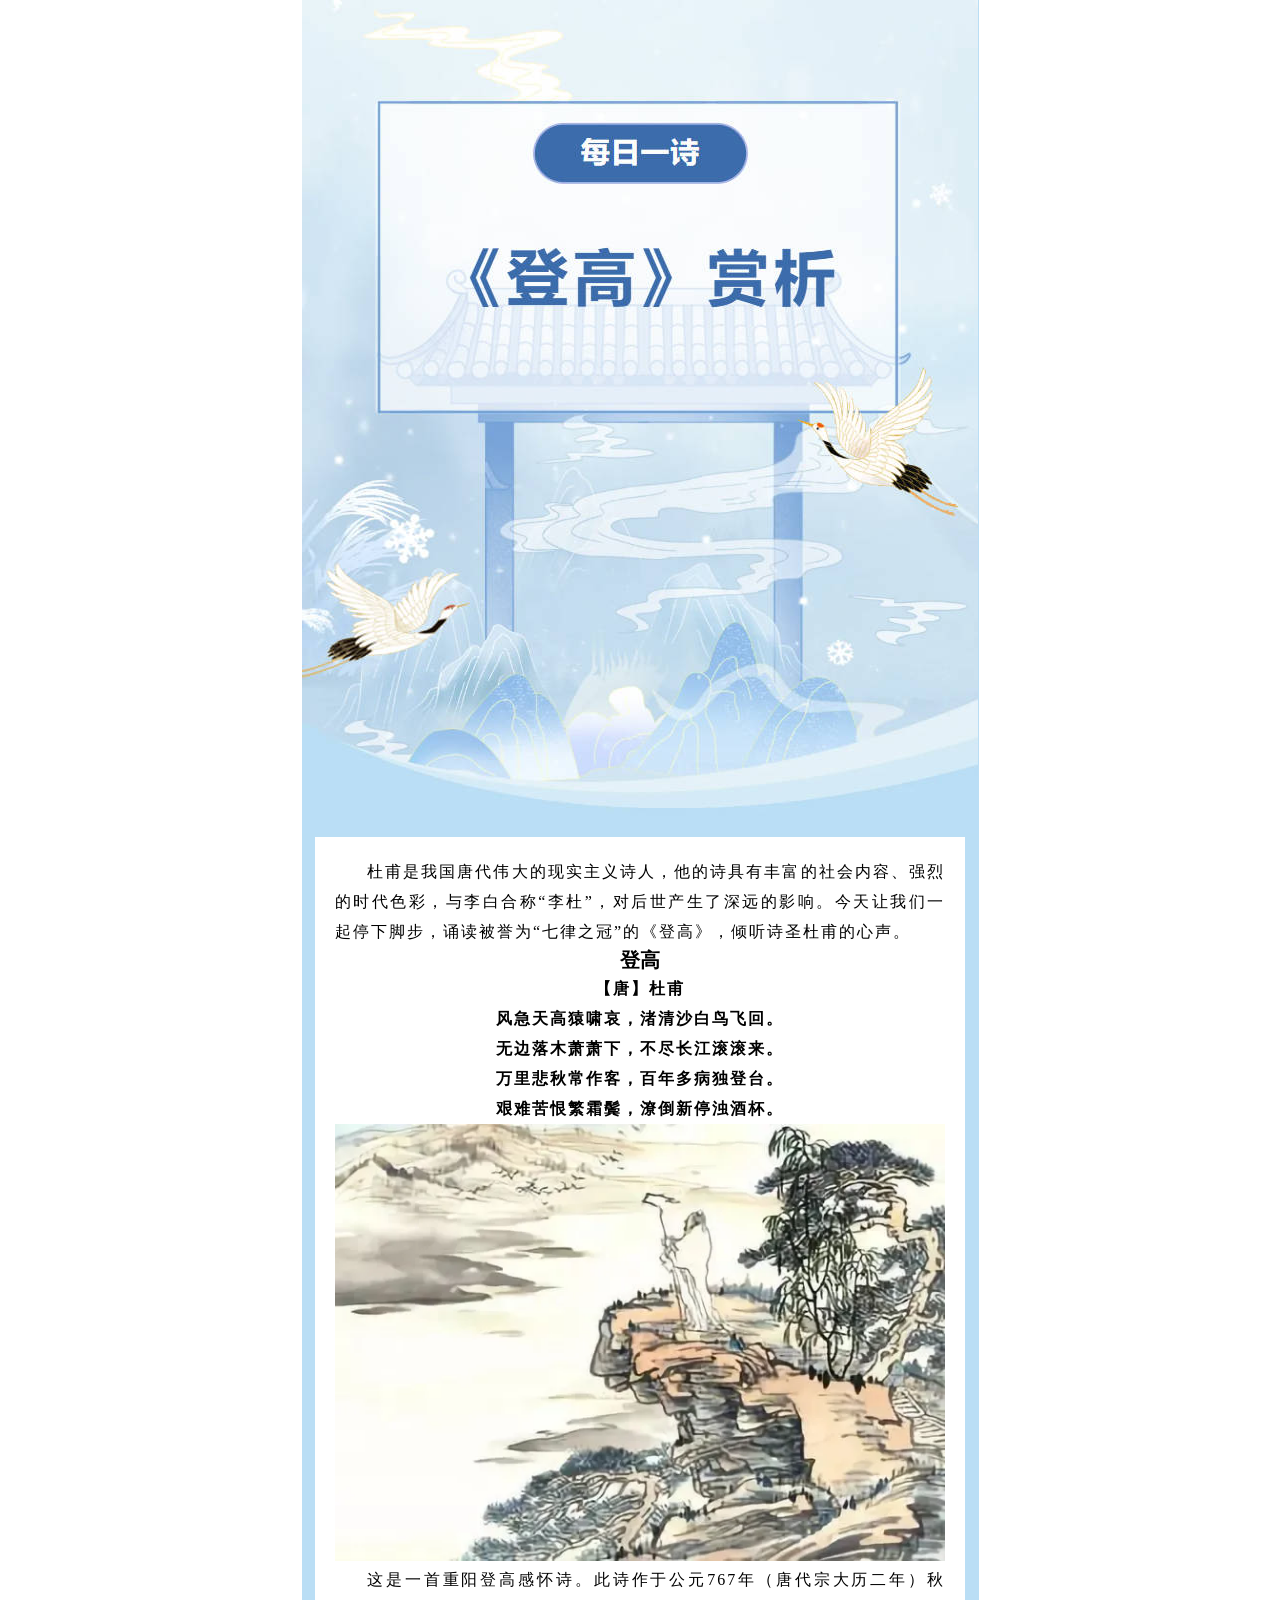
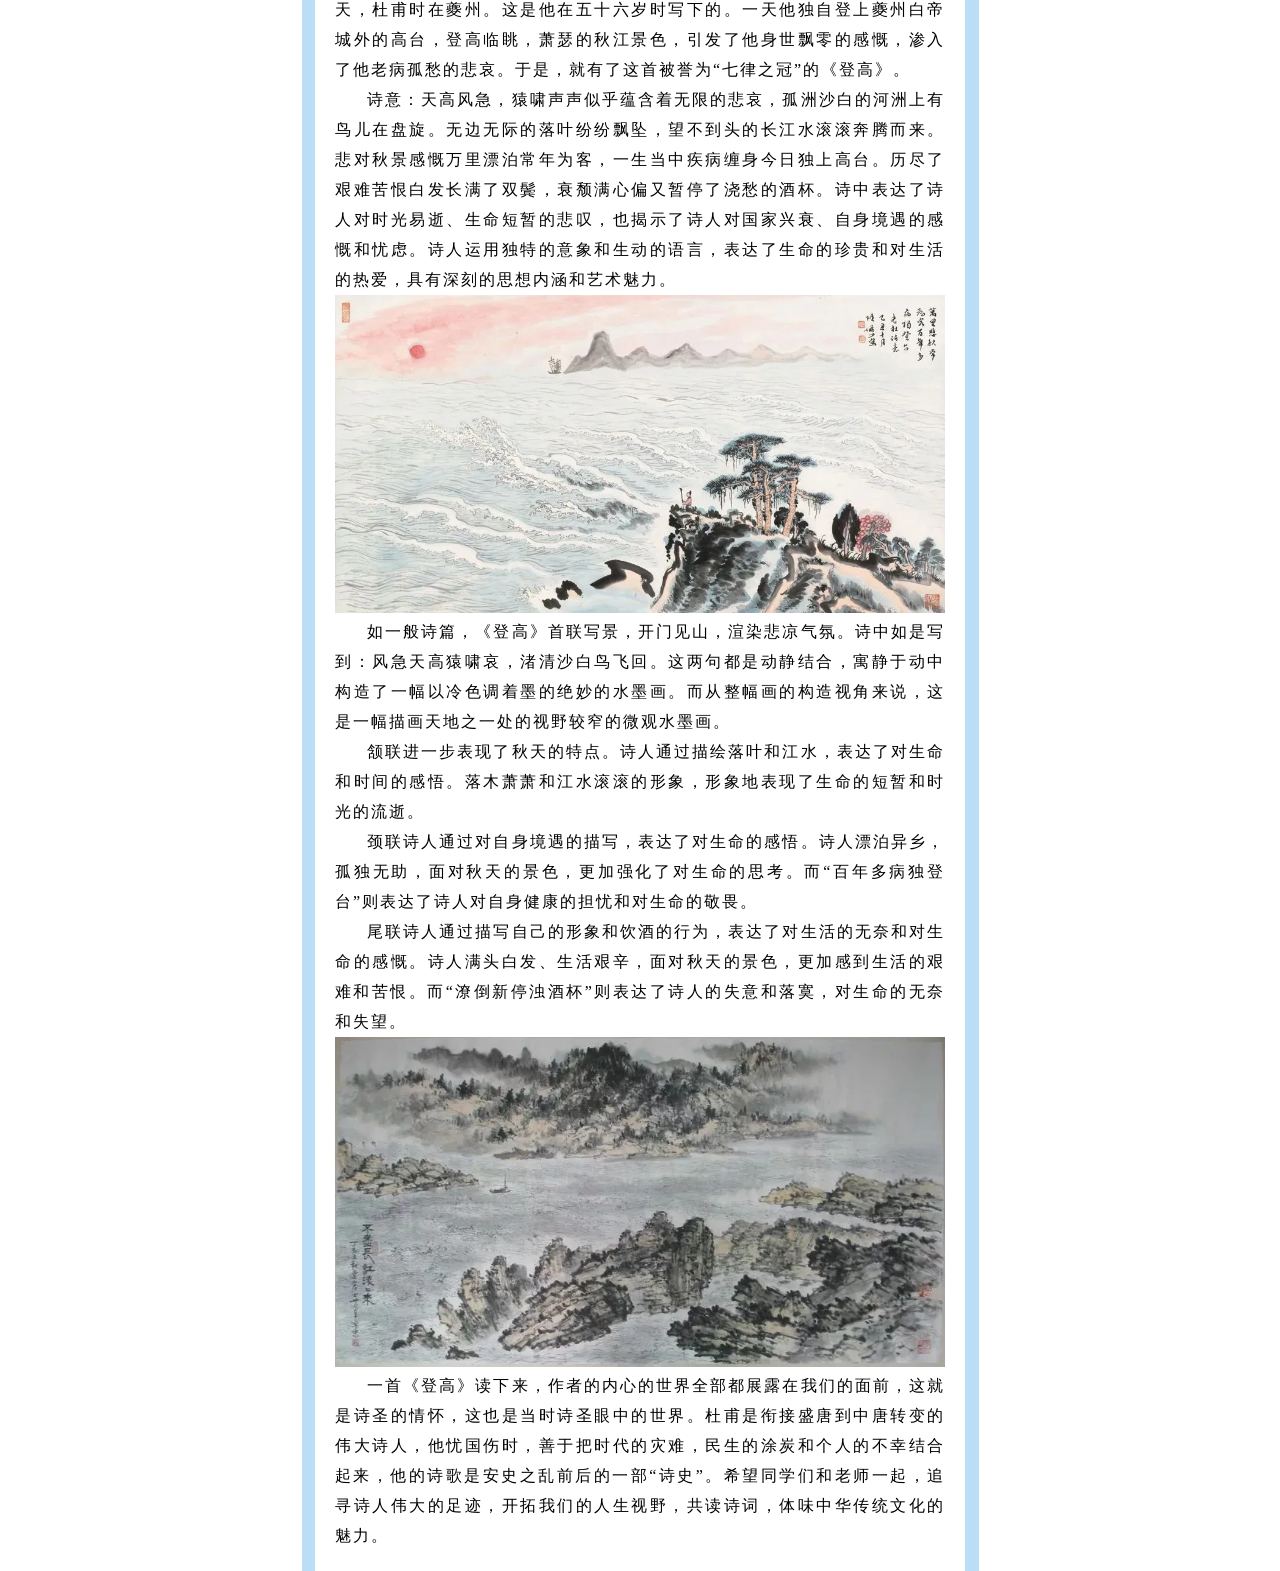
<file: second html+css demo/登高千古第一绝句.html>
<!DOCTYPE html>
<html lang="en">

<head>
  <meta charset="UTF-8">
  <meta name="viewport" content="width=device-width, initial-scale=1.0">
  <title>Document</title>
  <style>
    * {
      margin: 0;
      padding: 0;
    }

    .box {
      width: 677px;
      background-color: #badef5;
      margin: 0 auto;
    }

    .content {
      width: 610px;
      background-color: #fff;
      margin: 0 auto;
      /* 内边距 */
      padding: 20px;
      text-align: justify;
    }

    .content img {
      width: 100%;
    }

    .indent {
      text-indent: 2em;
    }

    p {
      letter-spacing: 2px;
      line-height: 30px;
    }

    .shi {
      text-align: center;
      font-weight: bold;
    }

    .shi h5 {
      font-size: 20px;
    }
  </style>
</head>

<body>
  <div class="box">
    <img src="./preview_png (3).png" alt="">
    <div class="content">
      <p class="indent">
        杜甫是我国唐代伟大的现实主义诗人，他的诗具有丰富的社会内容、强烈的时代色彩，与李白合称“李杜”，对后世产生了深远的影响。今天让我们一起停下脚步，诵读被誉为“七律之冠”的《登高》，倾听诗圣杜甫的心声。
      </p>
      <div class="shi">
        <h5>登高</h5>
        <p>
          【唐】杜甫
        </p>
        <p>风急天高猿啸哀，渚清沙白鸟飞回。</p>
        <p>无边落木萧萧下，不尽长江滚滚来。</p>
        <p>万里悲秋常作客，百年多病独登台。</p>
        <p>艰难苦恨繁霜鬓，潦倒新停浊酒杯。</p>
      </div>

      <img src="./preview_png.png" alt="">
      <p class="indent">
        这是一首重阳登高感怀诗。此诗作于公元767年（唐代宗大历二年）秋天，杜甫时在夔州。这是他在五十六岁时写下的。一天他独自登上夔州白帝城外的高台，登高临眺，萧瑟的秋江景色，引发了他身世飘零的感慨，渗入了他老病孤愁的悲哀。于是，就有了这首被誉为“七律之冠”的《登高》。
      </p>
      <p class="indent">
        诗意：天高风急，猿啸声声似乎蕴含着无限的悲哀，孤洲沙白的河洲上有鸟儿在盘旋。无边无际的落叶纷纷飘坠，望不到头的长江水滚滚奔腾而来。悲对秋景感慨万里漂泊常年为客，一生当中疾病缠身今日独上高台。历尽了艰难苦恨白发长满了双鬓，衰颓满心偏又暂停了浇愁的酒杯。诗中表达了诗人对时光易逝、生命短暂的悲叹，也揭示了诗人对国家兴衰、自身境遇的感慨和忧虑。诗人运用独特的意象和生动的语言，表达了生命的珍贵和对生活的热爱，具有深刻的思想内涵和艺术魅力。
      </p>
      <img src="./preview_png (1).png">
      <p class="indent">
        如一般诗篇，《登高》首联写景，开门见山，渲染悲凉气氛。诗中如是写到：风急天高猿啸哀，渚清沙白鸟飞回。这两句都是动静结合，寓静于动中构造了一幅以冷色调着墨的绝妙的水墨画。而从整幅画的构造视角来说，这是一幅描画天地之一处的视野较窄的微观水墨画。
      </p>
      <p class="indent">
        颔联进一步表现了秋天的特点。诗人通过描绘落叶和江水，表达了对生命和时间的感悟。落木萧萧和江水滚滚的形象，形象地表现了生命的短暂和时光的流逝。</p>
      <p class="indent">
        颈联诗人通过对自身境遇的描写，表达了对生命的感悟。诗人漂泊异乡，孤独无助，面对秋天的景色，更加强化了对生命的思考。而“百年多病独登台”则表达了诗人对自身健康的担忧和对生命的敬畏。</p>
      <p class="indent">
        尾联诗人通过描写自己的形象和饮酒的行为，表达了对生活的无奈和对生命的感慨。诗人满头白发、生活艰辛，面对秋天的景色，更加感到生活的艰难和苦恨。而“潦倒新停浊酒杯”则表达了诗人的失意和落寞，对生命的无奈和失望。</p>
      <img src="./preview_png (2).png">
      <p class="indent">
        一首《登高》读下来，作者的内心的世界全部都展露在我们的面前，这就是诗圣的情怀，这也是当时诗圣眼中的世界。杜甫是衔接盛唐到中唐转变的伟大诗人，他忧国伤时，善于把时代的灾难，民生的涂炭和个人的不幸结合起来，他的诗歌是安史之乱前后的一部“诗史”。希望同学们和老师一起，追寻诗人伟大的足迹，开拓我们的人生视野，共读诗词，体味中华传统文化的魅力。
      </p>
    </div>
  </div>
</body>

</html>
</file>
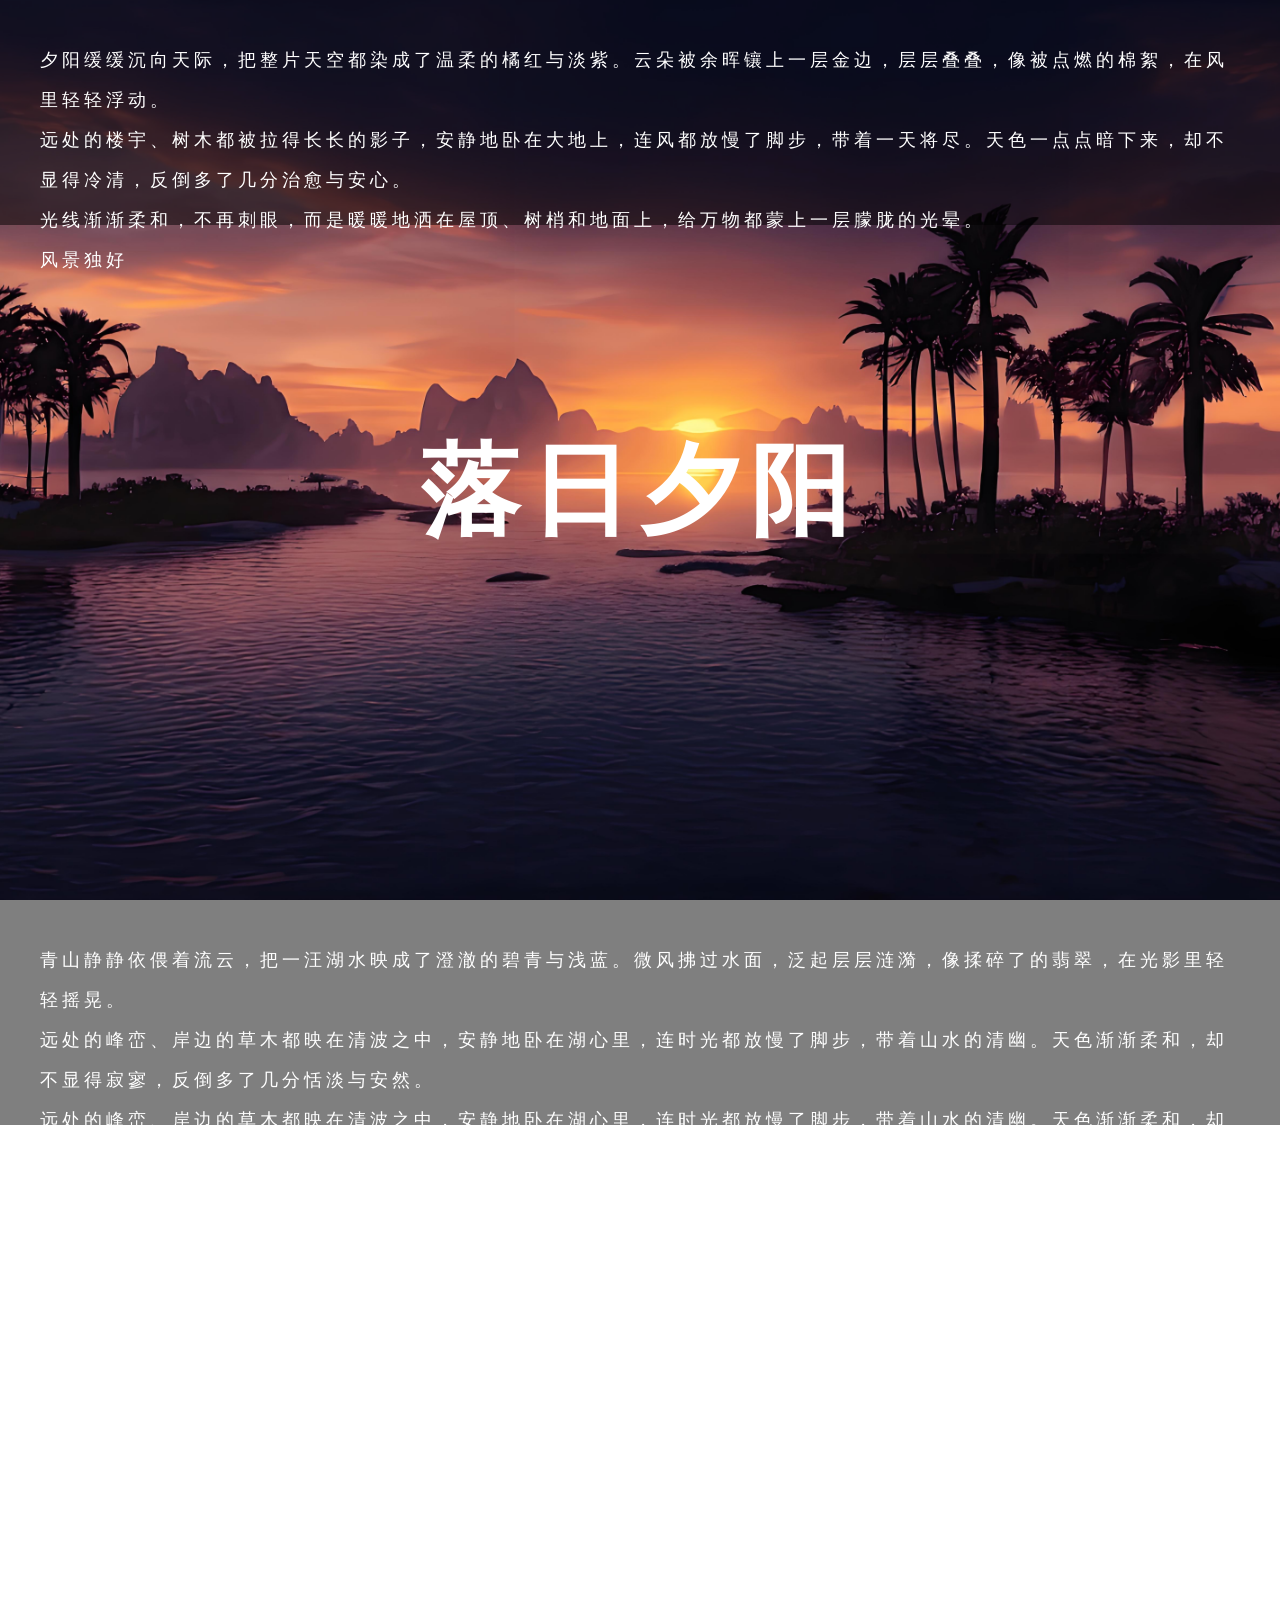
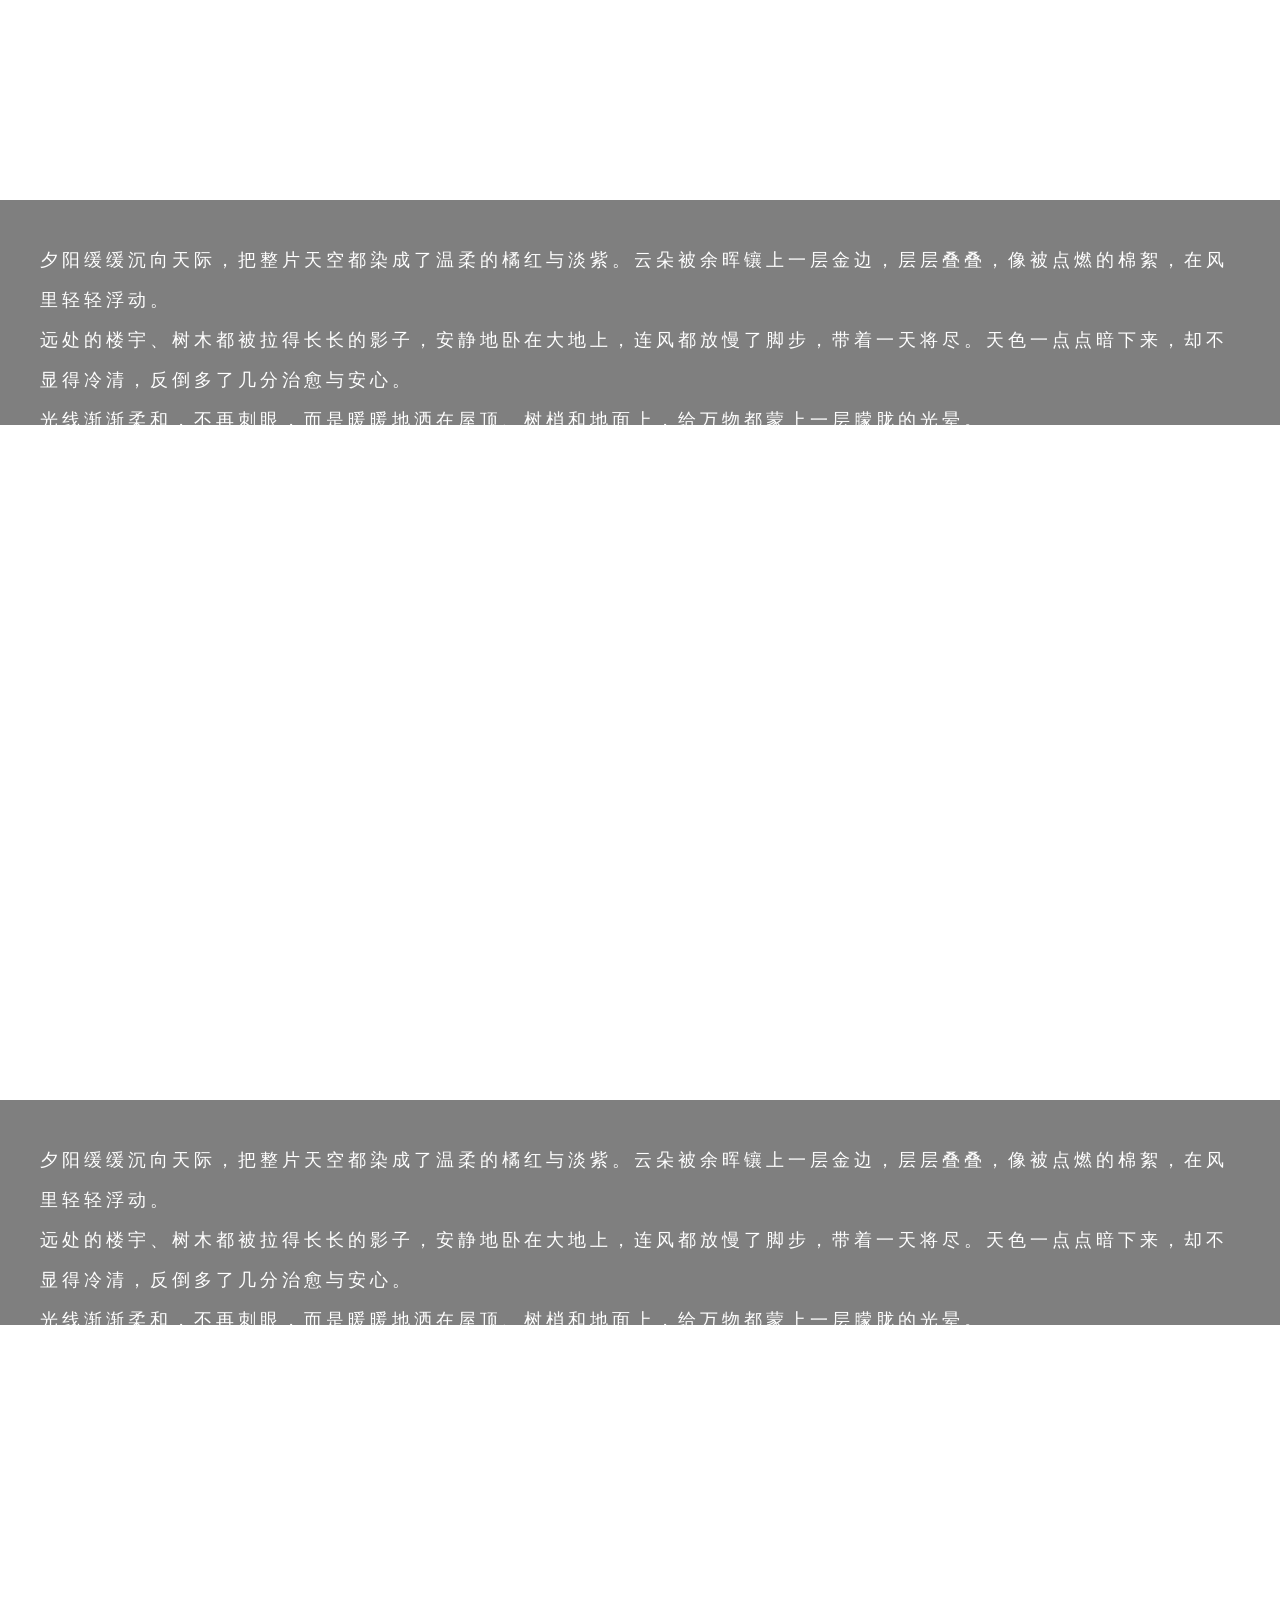
<file: 视差滚动效果/视差滚动效果.html>
<!DOCTYPE html>
<html lang="en">

<head>
  <meta charset="UTF-8">
  <meta name="viewport" content="width=device-width, initial-scale=1.0">
  <title>视差滚动效果</title>
  <style>
    * {
      margin: 0;
      padding: 0;

      box-sizing: border-box;
    }

    /* 让body，html和当前可视区域一样大 */
    html,
    body,
    section[class*="section"] {
      height: 100%;
      width: 100%;
    }

    /* section[class*="section"] {
      height: 100%;
      width: 100%;
    } */

    .content {
      width: 100%;
      height: 25%;
      background-color: rgba(0, 0, 0, 0.5);
      color: white;
      font-size: 18px;
      /* 行高 */
      line-height: 40px;
      padding: 40px;
      /* 文字间的距离 */
      letter-spacing: 4px;
    }

    .section1 {
      background: url(./img/preview_png.png) no-repeat center center/cover fixed;
    }

    .section2 {
      background: url(./img/preview_png\ \(1\).png) no-repeat center center/cover fixed;
    }

    .section3 {
      background: url(./img/preview_png\ \(2\).png) no-repeat center center/cover fixed;
    }

    .section4 {
      background: url(./img/preview_png\ \(3\).png) no-repeat center center/cover fixed;
    }

    section[class*="section"] h2 {
      text-align: center;
      font-size: 100px;
      /* font-weight: 400; */
      color: white;
      letter-spacing: 10px;
      margin-top: 200px;
    }
  </style>
</head>

<body>
  <!-- 第一屏 -->
  <section class="section1">
    <div class="content">
      <p>夕阳缓缓沉向天际，把整片天空都染成了温柔的橘红与淡紫。云朵被余晖镶上一层金边，层层叠叠，像被点燃的棉絮，在风里轻轻浮动。</p>
      <p>远处的楼宇、树木都被拉得长长的影子，安静地卧在大地上，连风都放慢了脚步，带着一天将尽。天色一点点暗下来，却不显得冷清，反倒多了几分治愈与安心。</p>
      <p>光线渐渐柔和，不再刺眼，而是暖暖地洒在屋顶、树梢和地面上，给万物都蒙上一层朦胧的光晕。</p>
      <p>风景独好</p>
    </div>
    <h2>落日夕阳</h2>
  </section>
  <!-- 第二屏 -->
  <section class="section2">
    <div class="content">
      <p>青山静静依偎着流云，把一汪湖水映成了澄澈的碧青与浅蓝。微风拂过水面，泛起层层涟漪，像揉碎了的翡翠，在光影里轻轻摇晃。</p>
      <p>远处的峰峦、岸边的草木都映在清波之中，安静地卧在湖心里，连时光都放慢了脚步，带着山水的清幽。天色渐渐柔和，却不显得寂寥，反倒多了几分恬淡与安然。</p>
      <p>远处的峰峦、岸边的草木都映在清波之中，安静地卧在湖心里，连时光都放慢了脚步，带着山水的清幽。天色渐渐柔和，却不显得寂寥，反倒多了几分恬淡与安然。</p>
      <p>风景独好</p>
    </div>
    <h2>山水湖色</h2>
  </section>
  <!-- 第三屏 -->
  <section class="section3">
    <div class="content">
      <p>夕阳缓缓沉向天际，把整片天空都染成了温柔的橘红与淡紫。云朵被余晖镶上一层金边，层层叠叠，像被点燃的棉絮，在风里轻轻浮动。</p>
      <p>远处的楼宇、树木都被拉得长长的影子，安静地卧在大地上，连风都放慢了脚步，带着一天将尽。天色一点点暗下来，却不显得冷清，反倒多了几分治愈与安心。</p>
      <p>光线渐渐柔和，不再刺眼，而是暖暖地洒在屋顶、树梢和地面上，给万物都蒙上一层朦胧的光晕。</p>
      <p>风景独好</p>
    </div>
    <h2>广阔蓝海</h2>
  </section>
  <!-- 第四屏 -->
  <section class="section4">
    <div class="content">
      <p>夕阳缓缓沉向天际，把整片天空都染成了温柔的橘红与淡紫。云朵被余晖镶上一层金边，层层叠叠，像被点燃的棉絮，在风里轻轻浮动。</p>
      <p>远处的楼宇、树木都被拉得长长的影子，安静地卧在大地上，连风都放慢了脚步，带着一天将尽。天色一点点暗下来，却不显得冷清，反倒多了几分治愈与安心。</p>
      <p>光线渐渐柔和，不再刺眼，而是暖暖地洒在屋顶、树梢和地面上，给万物都蒙上一层朦胧的光晕。</p>
      <p>风景独好</p>
    </div>
    <h2>白雪蓝天</h2>
  </section>
</body>

</html>
</file>
<file: 小兔鲜首页/iconfont/iconfont.css>
@font-face {
  font-family: "iconfont"; /* Project id 3703850 */
  src: url('iconfont.woff2?t=1665647794908') format('woff2'),
       url('iconfont.woff?t=1665647794908') format('woff'),
       url('iconfont.ttf?t=1665647794908') format('truetype');
}

.iconfont {
  font-family: "iconfont" !important;
  font-size: 16px;
  font-style: normal;
  -webkit-font-smoothing: antialiased;
  -moz-osx-font-smoothing: grayscale;
}

.icon-favorites-fill:before {
  content: "\e721";
}

.icon-cart-full:before {
  content: "\e746";
}

.icon-browse:before {
  content: "\e666";
}

.icon-comment:before {
  content: "\e668";
}

.icon-customer-service:before {
  content: "\e66a";
}

.icon-fabulous:before {
  content: "\e66f";
}

.icon-mobile-phone:before {
  content: "\e678";
}

.icon-search:before {
  content: "\e67d";
}

.icon-arrow-left-bold:before {
  content: "\e685";
}

.icon-arrow-right-bold:before {
  content: "\e687";
}
</file>
<file: 小兔鲜首页/css/base.css>
/* 去除常见标签默认的 margin 和 padding */
* {
  margin: 0;
  padding: 0;
  box-sizing: border-box;
  transition: all 0.4s;
}

/* 设置网页统一的字体大小、行高、字体系列相关属性 */
body {
  font: 16px/1 "Microsoft Yahei",
    "Hiragino Sans GB", "Heiti SC", "WenQuanYi Micro Hei", sans-serif;
  color: #333;
}

/* 去除列表默认样式 */
ul,
ol {
  list-style: none;
}

/* 去除默认的倾斜效果 */
em,
i {
  font-style: normal;
}

/* 去除a标签默认下划线，并设置默认文字颜色 */
a {
  text-decoration: none;
  color: #333;
}

/* 设置img的垂直对齐方式为居中对齐，去除img默认下间隙 */
img {
  vertical-align: middle;
}

/* 去除input默认样式 */
input {
  border: none;
  outline: none;
  color: #333;
}

h1,
h2,
h3,
h4,
h5,
h6 {
  font-weight: 400;
}
</file>
<file: 小兔鲜首页/css/common.css>
/* 写公共的样式，比如网页的头部和底部 */
.w {
  width: 1240px;
  margin: 0 auto;
}

/* 1.网页的头部 */
/* 1.1 快捷导航部分 */
.shortcut {
  height: 52px;
  background-color: #333;
}

.shortcut li a {
  color: #fff;
}

.shortcut li a:hover {
  color: #5EB69C;
}

.shortcut ul {
  display: flex;
  justify-content: flex-end;
  align-items: center;
  height: 52px;
}

.shortcut li.line {
  width: 1px;
  height: 12px;
  background-color: #999;
  margin: 0 15px;
}

.shortcut li:first-child a {
  color: #5EB69C;
}

/* 1.2 header部分制作 */
.header {
  height: 132px;
  display: flex;
  justify-content: space-between;
  align-items: center;
}

.header .logo {
  width: 200px;
  height: 88px;
  background-color: aqua;
}

.header .logo a {
  display: block;
  width: 200px;
  height: 88px;
  background: url(../images/logo.png) no-repeat center center;
  text-indent: -9999px;
  overflow: hidden;
}

.nav {
  display: flex;
  gap: 48px;
}

.nav li a {
  display: block;
  height: 40px;
  line-height: 40px;
}

.nav li a:hover {
  color: #5EB69C;
  border-bottom: 2px solid #5EB69C;
}

.search {
  position: relative;
}

.search i {
  position: absolute;
  top: 10px;
  left: 1px;
  font-size: 18px;
  color: #ccc;
}

.search input {
  width: 170px;
  height: 40px;
  border-bottom: 2px solid #F4F4F4;
  padding-left: 28px;
  font-size: 16px;
}

.search input::placeholder {
  font-size: 16px;
  color: #ccc;
}

.shopping-car a i {
  font-size: 40px;
  margin-right: 15px;
  position: relative;
}

.shopping-car a i span {
  font-size: 12px;
  position: absolute;
  top: 4px;
  left: 24px;
  line-height: 15px;
  text-align: center;
  border-radius: 50%;
  background-color: #f66912;
  color: #fff;
}

.shopping-car a:hover {
  color: #5EB69C;
}

/* 2.网页的底部 */
.footer {
  height: 580px;
  background-color: #f5f5f5;
}

.slogan {
  height: 178px;
  border-bottom: 1px solid #e8e8e8;
}

.slogan ul {
  display: flex;
  justify-content: space-evenly;
  height: 178px;
  align-items: center;
}

.slogan ul li {
  display: flex;
  align-items: center;
}

.slogan ul li h5 {
  width: 58px;
  height: 58px;
  background: url(../images/sprite.png);
}

.slogan ul li p {
  font-size: 28px;
  margin-left: 20px;
}

.slogan ul li .icon-2 {
  background-position: 0 -58px;
}

.slogan ul li .icon-3 {
  background-position: 0 -116px;
}

.slogan ul li .icon-4 {
  background-position: 0 -174px;
}

.service {
  margin-top: 60px;
  display: flex;
  justify-content: space-between;
}

.service-left {
  display: flex;
  gap: 84px;
}

.service-left dt {
  font-size: 18px;
  margin-bottom: 30px;
}

.service-left dd {
  margin-bottom: 10px;
}

.service-left dd a {
  color: #969696;
}

.service-left dd a:hover {
  color: #5EB69C;
}

.service-right ul {
  display: flex;
  text-align: center;
  gap: 40px;
  color: #969696;
}

.service-right ul p {
  margin-top: 10px;
  font-size: 12px;
}

.copyright {
  margin-top: 100px;
  text-align: center;
  line-height: 30px;
  color: #969696;
}

.copyright p a {
  color: #969696;
}

.copyright p a:hover {
  color: #5EB69C;
}
</file>
<file: 小兔鲜首页/css/index.css>
html {
  scroll-behavior: smooth;
}

.back-top {
  position: fixed;
  bottom: 100px;
  right: 0;
  width: 40px;
  height: 40px;
  background-color: #5EB69C;
  text-align: center;
  line-height: 18px;
}

.entry {
  height: 500px;
  background-color: #f5f5f5;
}

.entry .w {
  height: 100%;
  background: url(../uploads/banner1.png)
}

.entry .w .category {
  width: 250px;
  height: 100%;
  background-color: rgba(0, 0, 0, 0.42);
}

.category ul li {
  display: flex;
  justify-content: space-between;
  height: 50px;
  align-items: center;
  padding: 0 12px 0 29px;
  color: #fff;
}

.category ul li:hover {
  background-color: #5EB69C;
}

.category ul li a {
  color: #fff;
  font-size: 14px;
}

.category ul li a:first-child {
  font-size: 16px;
  margin-right: 10px;
}

/* 新鲜好物模块 */
.box-hd {
  height: 112px;
  display: flex;
  justify-content: space-between;
  align-items: center;
}

.box-hd h2 {
  font-size: 30px;
}

.box-hd h2 small {
  font-size: 16px;
  color: #a1a1a1;
  margin-left: 30px;
}

.box-hd a {
  font-size: 16px;
  color: #a1a1a1;
}

.box-bd ul {
  display: flex;
  justify-content: space-between;
  align-items: center;
}

.box-bd ul li {
  width: 304px;
  height: 404px;
  background-color: #d0f9ed;
  box-sizing: border-box;
  transition: all 0.3s ease;
  border-radius: 8px;
  box-shadow: 0 2px 8px rgba(0, 0, 0, 0.1);
}

.box-bd ul li:hover {
  transform: translateY(-5px);
  box-shadow: 0 5px 15px rgba(0, 0, 0, 0.15);
}

.box-bd ul li a {
  display: block;
  height: 100%;
}

.box-bd ul li img {
  width: 100%;
  height: 304px;
}

.box-bd ul li .title {
  margin: 18px 0 15px;
  font-size: 20px;
  padding: 0 25px;
  /* 溢出文字省略隐藏 */
  overflow: hidden;
  text-overflow: ellipsis;
  white-space: nowrap;
}

.box-bd ul li .price {
  font-size: 20px;
  color: #FF4444;
  text-align: center;
}

.box-bd ul li small {
  font-size: 14px;
}

.hot .box-bd ul li {
  background-color: white;
  margin-bottom: 60px;
}

/* 最新专题模块 */
.topic {
  margin-bottom: 60px;
}

.topic .box-bd ul {
  display: flex;
  justify-content: space-between;
  align-items: center;
}

.topic .box-bd ul li {
  width: 392px;
  background-color: white;
  box-sizing: border-box;
  transition: all 0.3s ease;
  border-radius: 8px;
  box-shadow: 0 2px 8px rgba(0, 0, 0, 0.1);
  overflow: hidden;
}

.topic .box-bd ul li:hover {
  transform: translateY(-5px);
  box-shadow: 0 5px 15px rgba(0, 0, 0, 0.15);
}

.topic .box-bd ul li a {
  display: block;
  width: 100%;
  height: 100%;
  color: #333;
  text-decoration: none;
}

.topic .box-bd ul li img {
  width: 100%;
  height: 220px;
  object-fit: cover;
  display: block;
}

.topic .topic-info {
  padding: 15px;
}

.topic .topic-info h3 {
  font-size: 18px;
  font-weight: 500;
  margin-bottom: 8px;
  overflow: hidden;
  text-overflow: ellipsis;
  white-space: nowrap;
}

.topic .topic-info p {
  font-size: 14px;
  color: #999;
  margin-bottom: 12px;
}

.topic .topic-price {
  font-size: 16px;
  color: #FF4444;
  font-weight: 600;
  margin-bottom: 12px;
}

.topic .topic-stats {
  display: flex;
  align-items: center;
  font-size: 12px;
  color: #999;
}

.topic .topic-stats span {
  margin-right: 15px;
  display: flex;
  align-items: center;
}

.topic .topic-stats i {
  margin-right: 4px;
}

/* 服饰模块制作 */
.head {
  display: flex;
  justify-content: space-between;
  align-items: center;
  height: 102px;
  padding-top: 10px;
}

.head h2 {
  font-size: 30px;
}

.head-right {
  display: flex;
  justify-content: space-between;
  align-items: center;
}

.head-right a {
  font-size: 16px;
  color: #a1a1a1;
}

.head-right ul {
  display: flex;
  justify-content: space-around;
  align-items: center;
  margin-right: 30px;
  width: 450px;
}

.head-right ul li a {
  display: block;
  width: 50px;
  height: 30px;
  line-height: 30px;
  text-align: center;
  font-size: 16px;
  color: #111;
}

.head-right ul li a:hover {
  background-color: #5EB69C;
  color: #fff;
}

.body {
  display: flex;
  justify-content: space-between;
  align-items: center;
}

.body-l {
  width: 248px;
  height: 610px;
}

.body-r {
  width: 968px;
  height: 610px;
  display: flex;
  /* flex超出部分自动换行 */
  flex-wrap: wrap;
}

.body-r ul {
  display: flex;
  flex-wrap: wrap;
  justify-content: space-between;
  align-items: center;
  height: 100%;
}

.body-r li {
  width: 242px;
  height: 305px;
  background-color: white;
  padding: 10px 21px 0;
  box-sizing: border-box;
  transition: all 0.3s ease;
  border-radius: 8px;
  box-shadow: 0 2px 8px rgba(0, 0, 0, 0.1);
}

.body-r li:hover {
  transform: translateY(-5px);
  box-shadow: 0 5px 15px rgba(0, 0, 0, 0.15);
}

.body-r li a {
  width: 100%;
  height: 100%;
  display: block;
  color: #333;
  text-decoration: none;
}

.body-r li img {
  width: 100%;
  height: 180px;
  object-fit: cover;
  border-radius: 4px;
  margin-bottom: 12px;
}

.body-r li .title {
  font-size: 16px;
  font-weight: 500;
  margin-bottom: 8px;
  /* 溢出文字省略显示 */
  overflow: hidden;
  text-overflow: ellipsis;
  white-space: nowrap;
  line-height: 1.4;
}

.body-r li .desc {
  font-size: 12px;
  color: #999;
  margin-bottom: 8px;
  overflow: hidden;
  text-overflow: ellipsis;
  white-space: nowrap;
}

.body-r li .size {
  font-size: 12px;
  color: #666;
  margin-bottom: 8px;
}

.body-r li .price {
  font-size: 18px;
  color: #FF4444;
  font-weight: 600;
}

.body-r li .price small {
  font-size: 14px;
  font-weight: normal;
}
</file>
